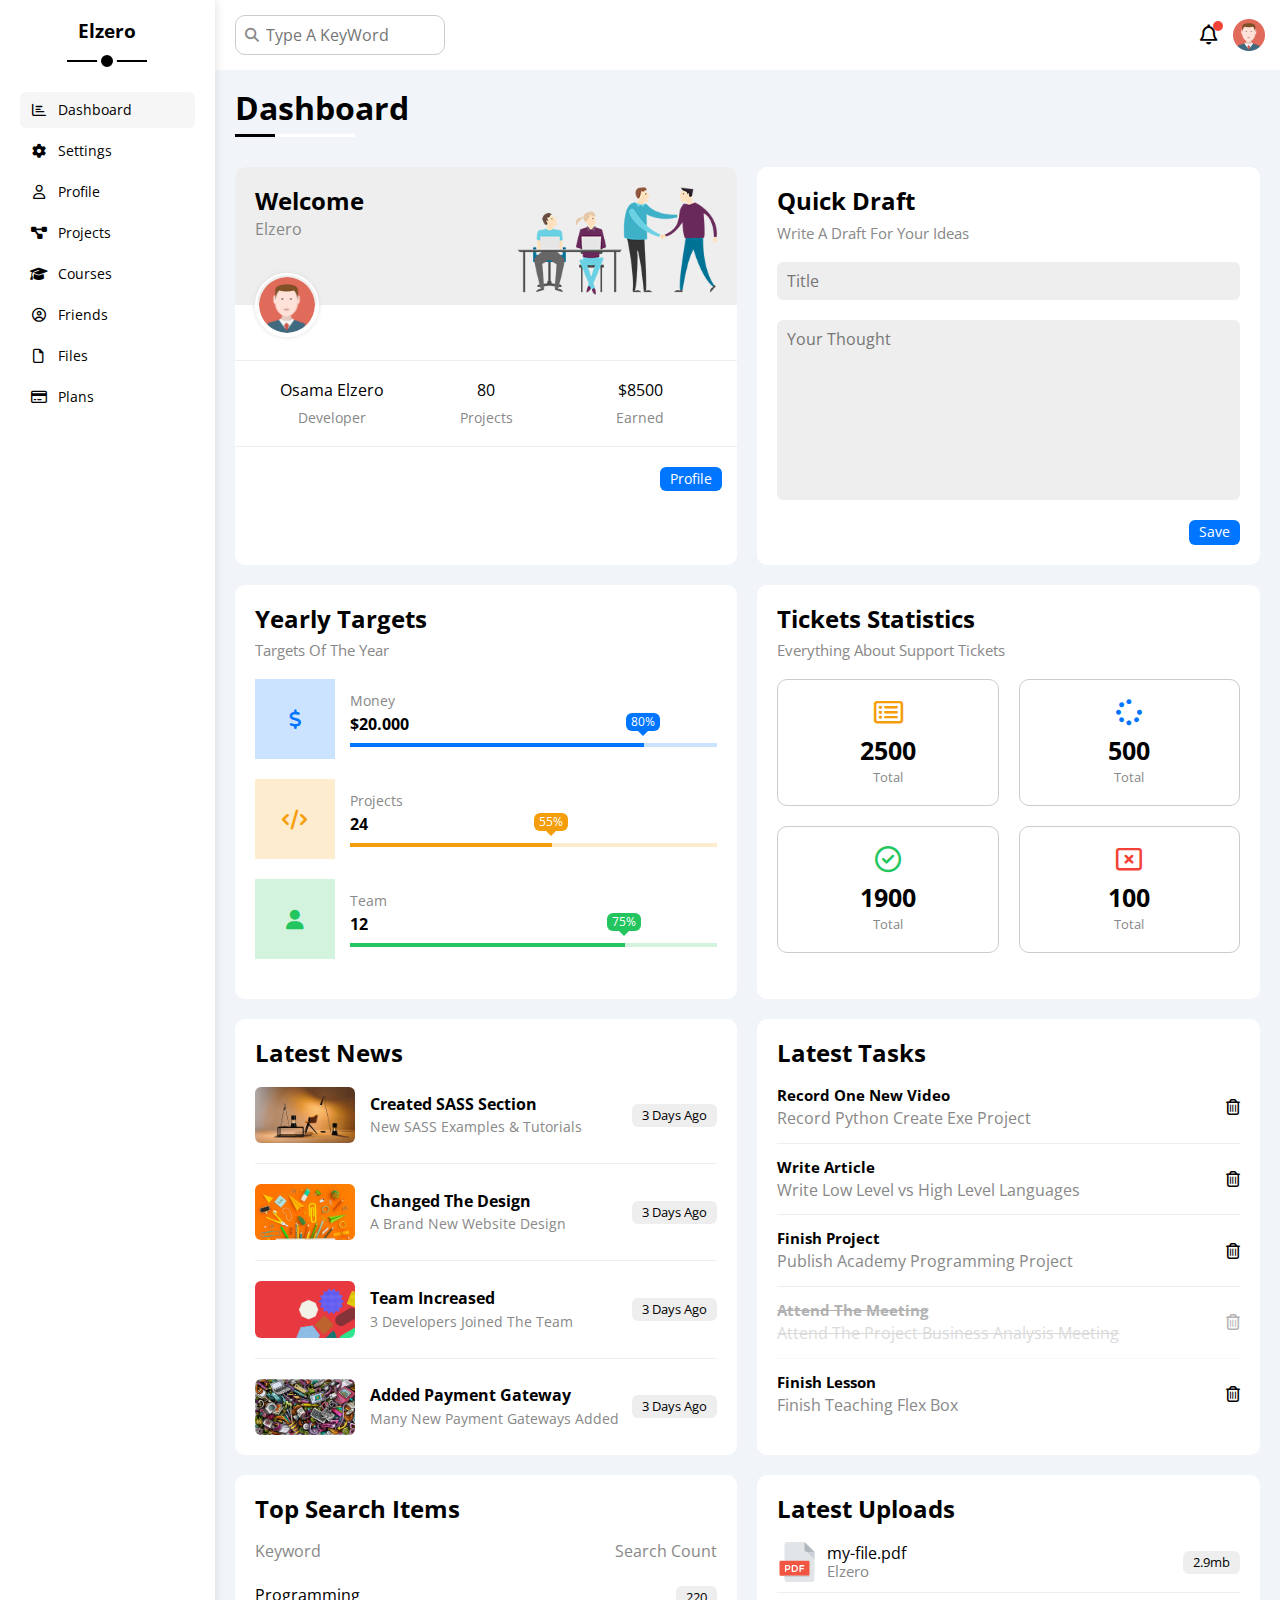
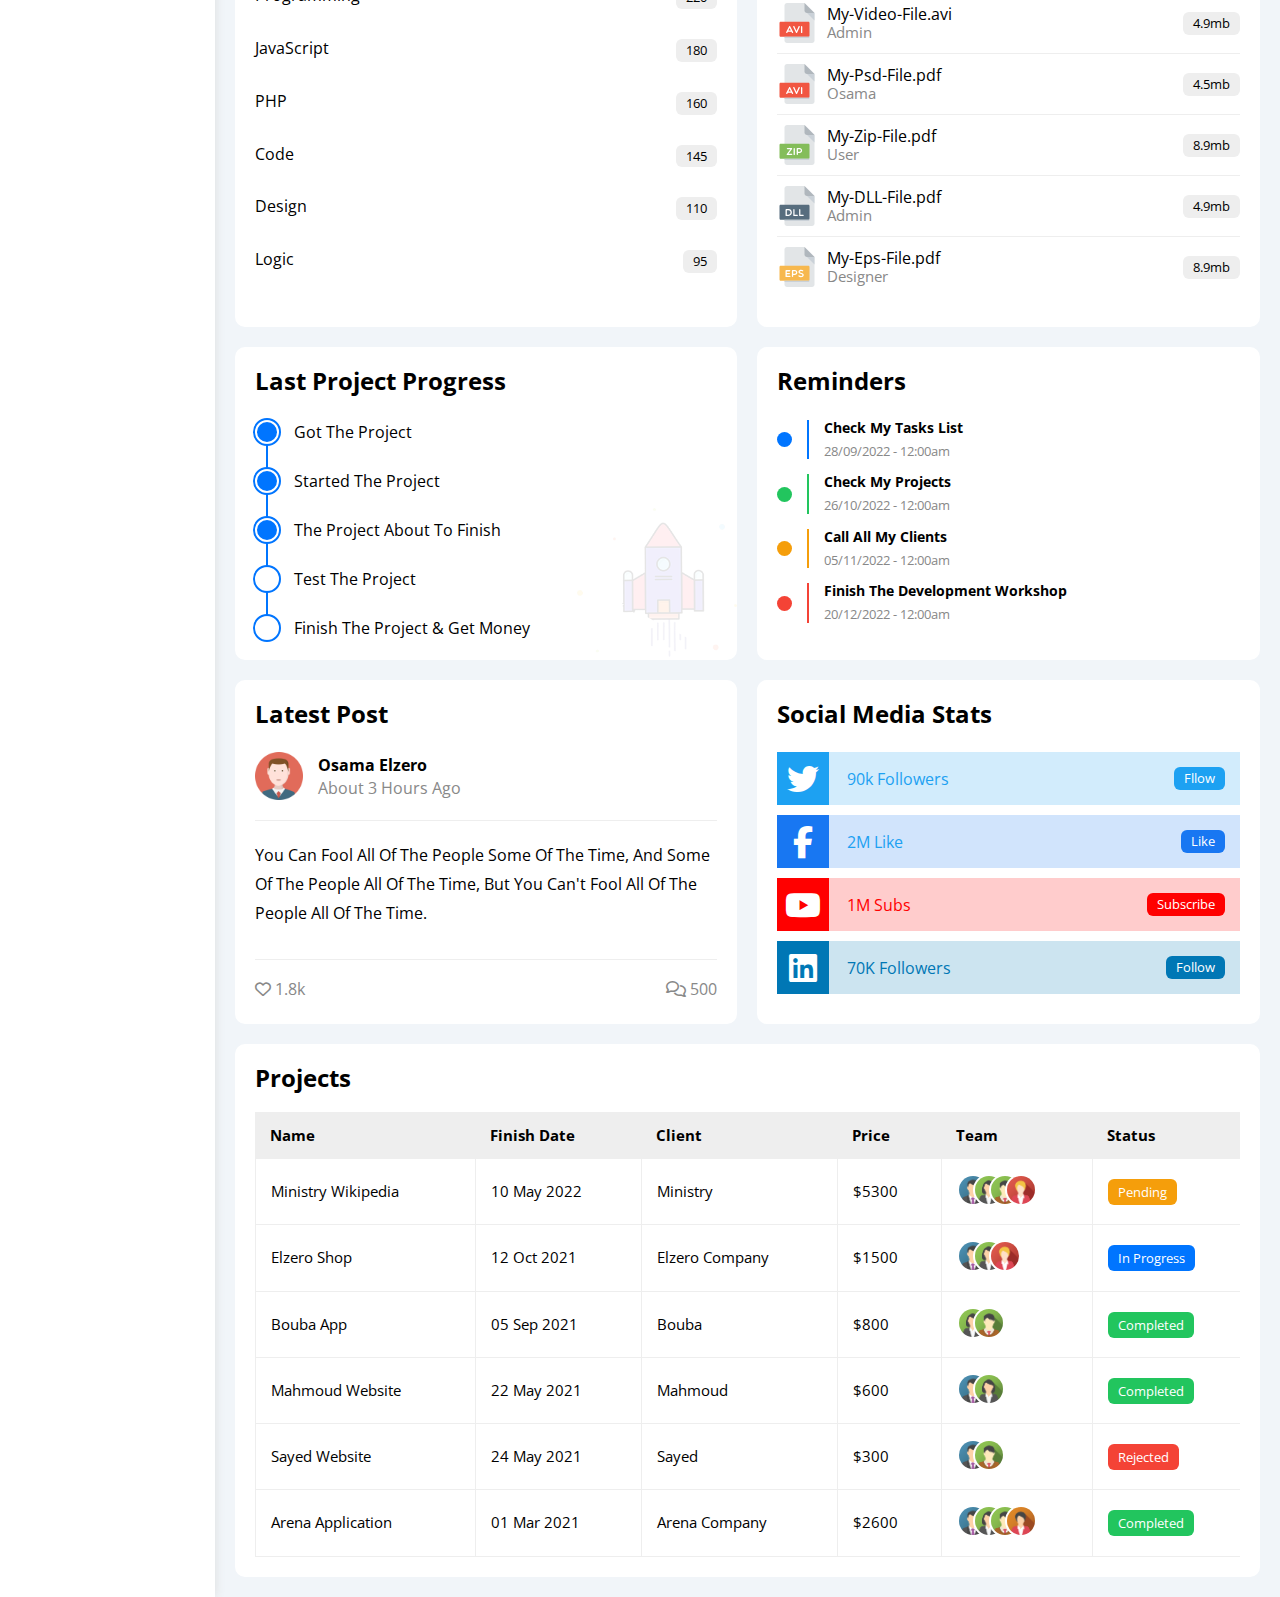
<file: index.html>
<!DOCTYPE html>
<html lang="en">
  <head>
    <meta charset="UTF-8" />
    <meta name="viewport" content="width=device-width, initial-scale=1.0" />
    <title>Dashboard</title>
    <link rel="stylesheet" href="css/normalize.css" />
    <link rel="stylesheet" href="css/all.min.css" />
    <link rel="stylesheet" href="css/framework.css" />
    <link rel="stylesheet" href="css/master.css" />
    <link rel="preconnect" href="https://fonts.googleapis.com" />
    <link rel="preconnect" href="https://fonts.gstatic.com" crossorigin />
    <link
      href="https://fonts.googleapis.com/css2?family=Open+Sans:ital,wght@0,300..800;1,300..800&display=swap"
      rel="stylesheet"
    />
  </head>
  <body>
    <div class="page d-flex">
      <!-- Start Sidebar -->
      <div class="sidebar bg-white p-20 p-relative">
        <h3 class="p-relative txt-c mt-0">Elzero</h3>
        <ul>
          <li>
            <a
              class="active d-flex align-center fs-14 c-black rad-6 p-10"
              href="index.html"
            >
              <i class="fa-regular fa-chart-bar fa-fw"></i>
              <!-- <i class="fa-solid fa-house fa-fw"></i> -->
              <span>Dashboard</span>
            </a>
          </li>
          <li>
            <a
              class="d-flex align-center fs-14 c-black rad-6 p-10"
              href="settings.html"
            >
              <i class="fa-solid fa-gear fa-fw"></i>
              <span>Settings</span>
            </a>
          </li>
          <li>
            <a
              class="d-flex align-center fs-14 c-black rad-6 p-10"
              href="profile.html"
            >
              <i class="fa-regular fa-user fa-fw"></i>
              <span>Profile</span>
            </a>
          </li>
          <li>
            <a
              class="d-flex align-center fs-14 c-black rad-6 p-10"
              href="projects.html"
            >
              <i class="fa-solid fa-diagram-project fa-fw"></i>
              <span>Projects</span>
            </a>
          </li>
          <li>
            <a
              class="d-flex align-center fs-14 c-black rad-6 p-10"
              href="courses.html"
            >
              <i class="fa-solid fa-graduation-cap fa-fw"></i>
              <span>Courses</span>
            </a>
          </li>
          <li>
            <a
              class="d-flex align-center fs-14 c-black rad-6 p-10"
              href="friends.html"
            >
              <i class="fa-regular fa-circle-user fa-fw"></i>
              <span>Friends</span>
            </a>
          </li>
          <li>
            <a
              class="d-flex align-center fs-14 c-black rad-6 p-10"
              href="files.html"
            >
              <i class="fa-regular fa-file fa-fw"></i>
              <span>Files</span>
            </a>
          </li>
          <li>
            <a
              class="d-flex align-center fs-14 c-black rad-6 p-10"
              href="plans.html"
            >
              <i class="fa-regular fa-credit-card fa-fw"></i>
              <span>Plans</span>
            </a>
          </li>
        </ul>
      </div>
      <!-- End Sidebar -->
      <!-- Start Content -->
      <div class="content w-full">
        <!-- Start Head -->
        <div class="head bg-white p-15 between-flex">
          <div class="search p-relative">
            <input class="p-10" type="search" placeholder="Type A KeyWord" />
          </div>
          <div class="icons d-flex align-center">
            <span class="notification p-relative">
              <i class="fa-regular fa-bell fa-lg"></i>
            </span>
            <img src="images/avatar.png" alt="" />
          </div>
        </div>
        <!-- End Head -->
        <h1 class="p-relative">Dashboard</h1>
        <div class="wrapper d-grid gap-20">
          <!-- Start Welcome Widget-->
          <div class="welcome bg-white rad-10 txt-c-mobile block-mobile">
            <div class="intro p-20 d-flex space-between bg-eee">
              <div>
                <h2 class="m-0">Welcome</h2>
                <p class="c-grey mt-5">Elzero</p>
              </div>
              <img class="hide-mobile" src="images/welcome.png" alt="" />
            </div>
            <img src="images/avatar.png" alt="" class="avatar" />
            <div class="body txt-c d-flex p-20 mt-20 mb-20 block-mobile">
              <div>
                Osama Elzero
                <span class="d-block c-grey fs-14 mt-10">Developer</span>
              </div>
              <div>
                80 <span class="d-block c-grey fs-14 mt-10">Projects</span>
              </div>
              <div>
                $8500 <span class="d-block c-grey fs-14 mt-10">Earned</span>
              </div>
            </div>
            <a
              href="profile.html"
              class="visit d-block fs-14 bg-blue c-white w-fit btn-shape"
              >Profile</a
            >
          </div>
          <!-- End Welcome Widget -->
          <!-- Start Quick Draft Widget -->
          <div class="quick-draft p-20 bg-white rad-10">
            <h2 class="mt-0 mb-10">Quick Draft</h2>
            <p class="mt-0 mb-20 c-grey fs-15">Write A Draft For Your Ideas</p>
            <form>
              <input
                class="d-block mb-20 w-full p-10 b-none bg-eee rad-6"
                type="text"
                placeholder="Title"
              />
              <textarea
                class="d-block mb-20 w-full p-10 b-none bg-eee rad-6"
                placeholder="Your Thought"
              ></textarea>
              <input
                class="save d-block fs-14 bg-blue c-white b-none w-fit btn-shape"
                type="submit"
                value="Save"
              />
            </form>
          </div>
          <!-- End Quick Draft Widget -->
          <!-- Start Targets -->
          <div class="targets p-20 bg-white rad-10">
            <h2 class="mt-0 mb-10">Yearly Targets</h2>
            <p class="mt-0 mb-20 c-grey fs-15">Targets Of The Year</p>
            <div class="target-row mb-20 blue center-flex">
              <div class="icon center-flex">
                <i class="fa-solid fa-dollar-sign fa-lg c-blue"></i>
              </div>
              <div class="details">
                <span class="fs-14 c-grey">Money</span>
                <span class="d-block mt-5 mb-10 fw-bold">$20.000</span>
                <div class="progress p-relative">
                  <span class="bg-blue blue" style="width: 80%">
                    <span class="bg-blue c-white">80%</span>
                  </span>
                </div>
              </div>
            </div>
            <div class="target-row mb-20 orange center-flex">
              <div class="icon center-flex">
                <i class="fa-solid fa-code fa-lg c-orange"></i>
              </div>
              <div class="details">
                <span class="fs-14 c-grey">Projects</span>
                <span class="d-block mt-5 mb-10 fw-bold">24</span>
                <div class="progress p-relative">
                  <span class="bg-orange orange" style="width: 55%">
                    <span class="bg-orange c-white">55%</span>
                  </span>
                </div>
              </div>
            </div>
            <div class="target-row mb-20 green center-flex">
              <div class="icon center-flex">
                <i class="fa-solid fa-user fa-lg c-green"></i>
              </div>
              <div class="details">
                <span class="fs-14 c-grey">Team</span>
                <span class="d-block mt-5 mb-10 fw-bold">12</span>
                <div class="progress p-relative">
                  <span class="bg-green green" style="width: 75%">
                    <span class="bg-green c-white">75%</span>
                  </span>
                </div>
              </div>
            </div>
          </div>
          <!-- End Targets -->
          <!-- Start Tickets Widget -->
          <div class="tickets p-20 bg-white rad-10">
            <h2 class="mt-0 mb-10">Tickets Statistics</h2>
            <p class="mt-0 mb-20 c-grey fs-15">
              Everything About Support Tickets
            </p>
            <div class="d-flex txt-c gap-20 f-wrap">
              <div class="box p-20 rad-10 fs-13 c-grey">
                <i
                  class="fa-regular fa-rectangle-list fa-2x mb-10 c-orange"
                ></i>
                <span class="d-block c-black fw-bold mb-5 fs-25">2500</span>
                Total
              </div>
              <div class="box p-20 rad-10 fs-13 c-grey">
                <i class="fa-solid fa-spinner fa-2x mb-10 c-blue"></i>
                <span class="d-block c-black fw-bold mb-5 fs-25">500</span>
                Total
              </div>
              <div class="box p-20 rad-10 fs-13 c-grey">
                <i class="fa-regular fa-circle-check fa-2x mb-10 c-green"></i>
                <span class="d-block c-black fw-bold mb-5 fs-25">1900</span>
                Total
              </div>
              <div class="box p-20 rad-10 fs-13 c-grey">
                <i class="fa-regular fa-rectangle-xmark fa-2x mb-10 c-red"></i>
                <span class="d-block c-black fw-bold mb-5 fs-25">100</span>
                Total
              </div>
            </div>
          </div>
          <!-- End Tickets Widget -->
          <!-- Start Latest News Widget -->
          <div class="latest-news p-20 bg-white rad-10 txt-c-mobile">
            <h2 class="mt-0 mb-20">Latest News</h2>
            <div class="news-row d-flex align-center">
              <img src="images/news-01.png" alt="" />
              <div class="info">
                <h3>Created SASS Section</h3>
                <p class="m-0 fs-14 c-grey">New SASS Examples & Tutorials</p>
              </div>
              <div class="btn-shape bg-eee fs-13 label">3 Days Ago</div>
            </div>
            <div class="news-row d-flex align-center">
              <img src="images/news-02.png" alt="" />
              <div class="info">
                <h3>Changed The Design</h3>
                <p class="m-0 fs-14 c-grey">A Brand New Website Design</p>
              </div>
              <div class="btn-shape bg-eee fs-13 label">3 Days Ago</div>
            </div>
            <div class="news-row d-flex align-center">
              <img src="images/news-03.png" alt="" />
              <div class="info">
                <h3>Team Increased</h3>
                <p class="m-0 fs-14 c-grey">3 Developers Joined The Team</p>
              </div>
              <div class="btn-shape bg-eee fs-13 label">3 Days Ago</div>
            </div>
            <div class="news-row d-flex align-center">
              <img src="images/news-04.png" alt="" />
              <div class="info">
                <h3>Added Payment Gateway</h3>
                <p class="m-0 fs-14 c-grey">Many New Payment Gateways Added</p>
              </div>
              <div class="btn-shape bg-eee fs-13 label">3 Days Ago</div>
            </div>
          </div>
          <!-- End Latest News Widget -->
          <!-- Start Tasks Widget -->
          <div class="tasks p-20 bg-white rad-10">
            <h2 class="mt-0 mb-20">Latest Tasks</h2>
            <div class="task-row between-flex">
              <div class="info">
                <h3 class="mt-0 mb-5 fs-15">Record One New Video</h3>
                <p class="m-0 c-grey">Record Python Create Exe Project</p>
              </div>
              <i class="fa-regular fa-trash-can delete"></i>
            </div>
            <div class="task-row between-flex">
              <div class="info">
                <h3 class="mt-0 mb-5 fs-15">Write Article</h3>
                <p class="m-0 c-grey">
                  Write Low Level vs High Level Languages
                </p>
              </div>
              <i class="fa-regular fa-trash-can delete"></i>
            </div>
            <div class="task-row between-flex">
              <div class="info">
                <h3 class="mt-0 mb-5 fs-15">Finish Project</h3>
                <p class="m-0 c-grey">Publish Academy Programming Project</p>
              </div>
              <i class="fa-regular fa-trash-can delete"></i>
            </div>
            <div class="task-row between-flex done">
              <div class="info">
                <h3 class="mt-0 mb-5 fs-15">Attend The Meeting</h3>
                <p class="m-0 c-grey">
                  Attend The Project Business Analysis Meeting
                </p>
              </div>
              <i class="fa-regular fa-trash-can delete"></i>
            </div>
            <div class="task-row between-flex">
              <div class="info">
                <h3 class="mt-0 mb-5 fs-15">Finish Lesson</h3>
                <p class="m-0 c-grey">Finish Teaching Flex Box</p>
              </div>
              <i class="fa-regular fa-trash-can delete"></i>
            </div>
          </div>
          <!-- End Tasks Widget -->
          <!-- Start Top Search widget -->
          <div class="search-items p-20 bg-white rad-10">
            <h2 class="mt-0 mb-20">Top Search Items</h2>
            <div class="items-head d-flex space-between mb-10 c-grey">
              <div>Keyword</div>
              <div>Search Count</div>
            </div>
            <div class="items d-flex space-between pt-15 pb-15">
              <span>Programming</span>
              <span class="bg-eee fs-13 btn-shape">220</span>
            </div>
            <div class="items d-flex space-between pt-15 pb-15">
              <span>JavaScript</span>
              <span class="bg-eee fs-13 btn-shape">180</span>
            </div>
            <div class="items d-flex space-between pt-15 pb-15">
              <span>PHP</span>
              <span class="bg-eee fs-13 btn-shape">160</span>
            </div>
            <div class="items d-flex space-between pt-15 pb-15">
              <span>Code</span>
              <span class="bg-eee fs-13 btn-shape">145</span>
            </div>
            <div class="items d-flex space-between pt-15 pb-15">
              <span>Design</span>
              <span class="bg-eee fs-13 btn-shape">110</span>
            </div>
            <div class="items d-flex space-between pt-15 pb-15">
              <span>Logic</span>
              <span class="bg-eee fs-13 btn-shape">95</span>
            </div>
          </div>
          <!-- End Top Search widget -->
          <!-- Start Latest Uploads Widget -->
          <div class="latest-upload p-20 bg-white rad-10">
            <h2 class="mt-0 mb-20">Latest Uploads</h2>
            <ul class="m-0">
              <li class="between-flex pb-10 mb-10">
                <div class="d-flex align-center">
                  <img class="mr-10" src="images/pdf.svg" alt="" />
                  <div>
                    <span class="d-block">my-file.pdf</span>
                    <span class="fs-15 c-grey">Elzero</span>
                  </div>
                </div>
                <div class="bg-eee btn-shape fs-13">2.9mb</div>
              </li>
              <li class="between-flex pb-10 mb-10">
                <div class="d-flex align-center">
                  <img class="mr-10" src="images/avi.svg" alt="" />
                  <div>
                    <span class="d-block">My-Video-File.avi</span>
                    <span class="fs-15 c-grey">Admin</span>
                  </div>
                </div>
                <div class="bg-eee btn-shape fs-13">4.9mb</div>
              </li>
              <li class="between-flex pb-10 mb-10">
                <div class="d-flex align-center">
                  <img class="mr-10" src="images/avi.svg" alt="" />
                  <div>
                    <span class="d-block">My-Psd-File.pdf</span>
                    <span class="fs-15 c-grey">Osama</span>
                  </div>
                </div>
                <div class="bg-eee btn-shape fs-13">4.5mb</div>
              </li>
              <li class="between-flex pb-10 mb-10">
                <div class="d-flex align-center">
                  <img class="mr-10" src="images/zip.svg" alt="" />
                  <div>
                    <span class="d-block">My-Zip-File.pdf</span>
                    <span class="fs-15 c-grey">User</span>
                  </div>
                </div>
                <div class="bg-eee btn-shape fs-13">8.9mb</div>
              </li>
              <li class="between-flex pb-10 mb-10">
                <div class="d-flex align-center">
                  <img class="mr-10" src="images/dll.svg" alt="" />
                  <div>
                    <span class="d-block">My-DLL-File.pdf</span>
                    <span class="fs-15 c-grey">Admin</span>
                  </div>
                </div>
                <div class="bg-eee btn-shape fs-13">4.9mb</div>
              </li>
              <li class="between-flex pb-10 mb-10">
                <div class="d-flex align-center">
                  <img class="mr-10" src="images/eps.svg" alt="" />
                  <div>
                    <span class="d-block">My-Eps-File.pdf</span>
                    <span class="fs-15 c-grey">Designer</span>
                  </div>
                </div>
                <div class="bg-eee btn-shape fs-13">8.9mb</div>
              </li>
            </ul>
          </div>
          <!-- End Latest Uploads Widget -->
          <!-- Start last Project Widget -->
          <div class="last-project p-20 bg-white rad-10 p-relative">
            <h2 class="mt-0 mb-20">Last Project Progress</h2>
            <ul class="m-0 p-relative">
              <li class="mt-25 d-flex align-center done">Got The Project</li>
              <li class="mt-25 d-flex align-center done">
                Started The Project
              </li>
              <li class="mt-25 d-flex align-center done">
                The Project About To Finish
              </li>
              <li class="mt-25 d-flex align-center current">
                Test The Project
              </li>
              <li class="mt-25 d-flex align-center">
                Finish The Project & Get Money
              </li>
            </ul>
            <img
              class="launch-icon hide-mobile"
              src="images/project.png"
              alt=""
            />
          </div>
          <!-- End last Project Widget -->
          <!-- Start Reminders Widget -->
          <div class="reminders p-20 bg-white rad-10 p-relative">
            <h2 class="mt-0 mb-25">Reminders</h2>
            <ul class="m-0">
              <li class="d-flex align-center mt-15">
                <span class="key bg-blue mr-15 d-block rad-half"></span>
                <div class="pl-15 blue">
                  <p class="fs-14 fw-bold mt-0 mb-5">Check My Tasks List</p>
                  <span class="fs-13 c-grey">28/09/2022 - 12:00am</span>
                </div>
              </li>
              <li class="d-flex align-center mt-15">
                <span class="key bg-green mr-15 d-block rad-half"></span>
                <div class="pl-15 green">
                  <p class="fs-14 fw-bold mt-0 mb-5">Check My Projects</p>
                  <span class="fs-13 c-grey">26/10/2022 - 12:00am</span>
                </div>
              </li>
              <li class="d-flex align-center mt-15">
                <span class="key bg-orange mr-15 d-block rad-half"></span>
                <div class="pl-15 orange">
                  <p class="fs-14 fw-bold mt-0 mb-5">Call All My Clients</p>
                  <span class="fs-13 c-grey">05/11/2022 - 12:00am</span>
                </div>
              </li>
              <li class="d-flex align-center mt-15">
                <span class="key bg-red mr-15 d-block rad-half"></span>
                <div class="pl-15 red">
                  <p class="fs-14 fw-bold mt-0 mb-5">
                    Finish The Development Workshop
                  </p>
                  <span class="fs-13 c-grey">20/12/2022 - 12:00am</span>
                </div>
              </li>
            </ul>
          </div>
          <!-- End Reminders Widget -->
          <!-- Start Latest Post Widget -->
          <div class="latest-post p-20 bg-white rad-10 p-relative">
            <h2 class="mt-0 mb-25">Latest Post</h2>
            <div class="top d-flex align-center">
              <img class="avatar mr-15" src="images/avatar.png" alt="" />
              <div class="info">
                <span class="d-block mb-5 fw-bold">Osama Elzero</span>
                <span class="c-grey">About 3 Hours Ago</span>
              </div>
            </div>
            <div class="post-content txt-c-mobile pt-20 pb-20 mt-20 mb-20">
              You Can Fool All Of The People Some Of The Time, And Some Of The
              People All Of The Time, But You Can't Fool All Of The People All
              Of The Time.
            </div>
            <div class="post-stats between-flex c-grey">
              <div>
                <i class="fa-regular fa-heart"></i>
                <span>1.8k</span>
              </div>
              <div>
                <i class="fa-regular fa-comments"></i>
                <span>500</span>
              </div>
            </div>
          </div>
          <!-- End Latest Post Widget -->
          <!-- Start Social Media Stats Widget -->
          <div class="social-media p-20 bg-white rad-10 p-relative">
            <h2 class="mt-0 mb-25">Social Media Stats</h2>
            <div class="box twitter p-15 p-relative mb-10 between-flex">
              <i
                class="fa-brands fa-twitter fa-2x c-white h-full center-flex"
              ></i>
              <span>90k Followers</span>
              <a class="fs-13 c-white btn-shape" href="#">Fllow</a>
            </div>
            <div class="box facebook p-15 p-relative mb-10 between-flex">
              <i
                class="fa-brands fa-facebook-f fa-2x c-white h-full center-flex"
              ></i>
              <span>2M Like</span>
              <a class="fs-13 c-white btn-shape" href="#">Like</a>
            </div>
            <div class="box youtube p-15 p-relative mb-10 between-flex">
              <i
                class="fa-brands fa-youtube fa-2x c-white h-full center-flex"
              ></i>
              <span>1M Subs</span>
              <a class="fs-13 c-white btn-shape" href="#">Subscribe</a>
            </div>
            <div class="box linkedin p-15 p-relative mb-10 between-flex">
              <i
                class="fa-brands fa-linkedin fa-2x c-white h-full center-flex"
              ></i>
              <span>70K Followers</span>
              <a class="fs-13 c-white btn-shape" href="#">Follow</a>
            </div>
          </div>
          <!-- End Social Media Stats Widget -->
        </div>
        <!-- Start Projects Table -->
        <div class="projects p-20 bg-white rad-10 m-20">
          <h2 class="mt-0 mb-20">Projects</h2>
          <div class="responsive-table">
            <table class="fs-15 w-full">
              <thead>
                <tr>
                  <td>Name</td>
                  <td>Finish Date</td>
                  <td>Client</td>
                  <td>Price</td>
                  <td>Team</td>
                  <td>Status</td>
                </tr>
              </thead>
              <tbody>
                <tr>
                  <td>Ministry Wikipedia</td>
                  <td>10 May 2022</td>
                  <td>Ministry</td>
                  <td>$5300</td>
                  <td>
                    <img src="images/team-01.png" alt="">
                    <img src="images/team-02.png" alt="">
                    <img src="images/team-03.png" alt="">
                    <img src="images/team-05.png" alt="">
                  </td>
                  <td>
                    <span class="label bg-orange c-white btn-shape">Pending</span>
                  </td>
                </tr>
                <tr>
                  <td>Elzero Shop</td>
                  <td>12 Oct 2021</td>
                  <td>Elzero Company</td>
                  <td>$1500</td>
                  <td>
                    <img decoding="async" src="images/team-01.png" alt="" />
                    <img decoding="async" src="images/team-02.png" alt="" />
                    <img decoding="async" src="images/team-05.png" alt="" />
                  </td>
                  <td><span class="label btn-shape bg-blue c-white">In Progress</span></td>
                </tr>
                <tr>
                  <td>Bouba App</td>
                  <td>05 Sep 2021</td>
                  <td>Bouba</td>
                  <td>$800</td>
                  <td>
                    <img decoding="async" src="images/team-02.png" alt="" />
                    <img decoding="async" src="images/team-03.png" alt="" />
                  </td>
                  <td><span class="label btn-shape bg-green c-white">Completed</span></td>
                </tr>
                <tr>
                  <td>Mahmoud Website</td>
                  <td>22 May 2021</td>
                  <td>Mahmoud</td>
                  <td>$600</td>
                  <td>
                    <img decoding="async" src="images/team-01.png" alt="" />
                    <img decoding="async" src="images/team-02.png" alt="" />
                  </td>
                  <td><span class="label btn-shape bg-green c-white">Completed</span></td>
                </tr>
                <tr>
                  <td>Sayed Website</td>
                  <td>24 May 2021</td>
                  <td>Sayed</td>
                  <td>$300</td>
                  <td>
                    <img decoding="async" src="images/team-01.png" alt="" />
                    <img decoding="async" src="images/team-03.png" alt="" />
                  </td>
                  <td><span class="label btn-shape bg-red c-white">Rejected</span></td>
                </tr>
                <tr>
                  <td>Arena Application</td>
                  <td>01 Mar 2021</td>
                  <td>Arena Company</td>
                  <td>$2600</td>
                  <td>
                    <img decoding="async" src="images/team-01.png" alt="" />
                    <img decoding="async" src="images/team-02.png" alt="" />
                    <img decoding="async" src="images/team-03.png" alt="" />
                    <img decoding="async" src="images/team-04.png" alt="" />
                  </td>
                  <td><span class="label btn-shape bg-green c-white">Completed</span></td>
                </tr>
              </tbody>
            </table>
          </div>
        </div>
        <!-- End Projects Table -->
      </div>
      <!-- End Content -->
    </div>
  </body>
</html>
</file>
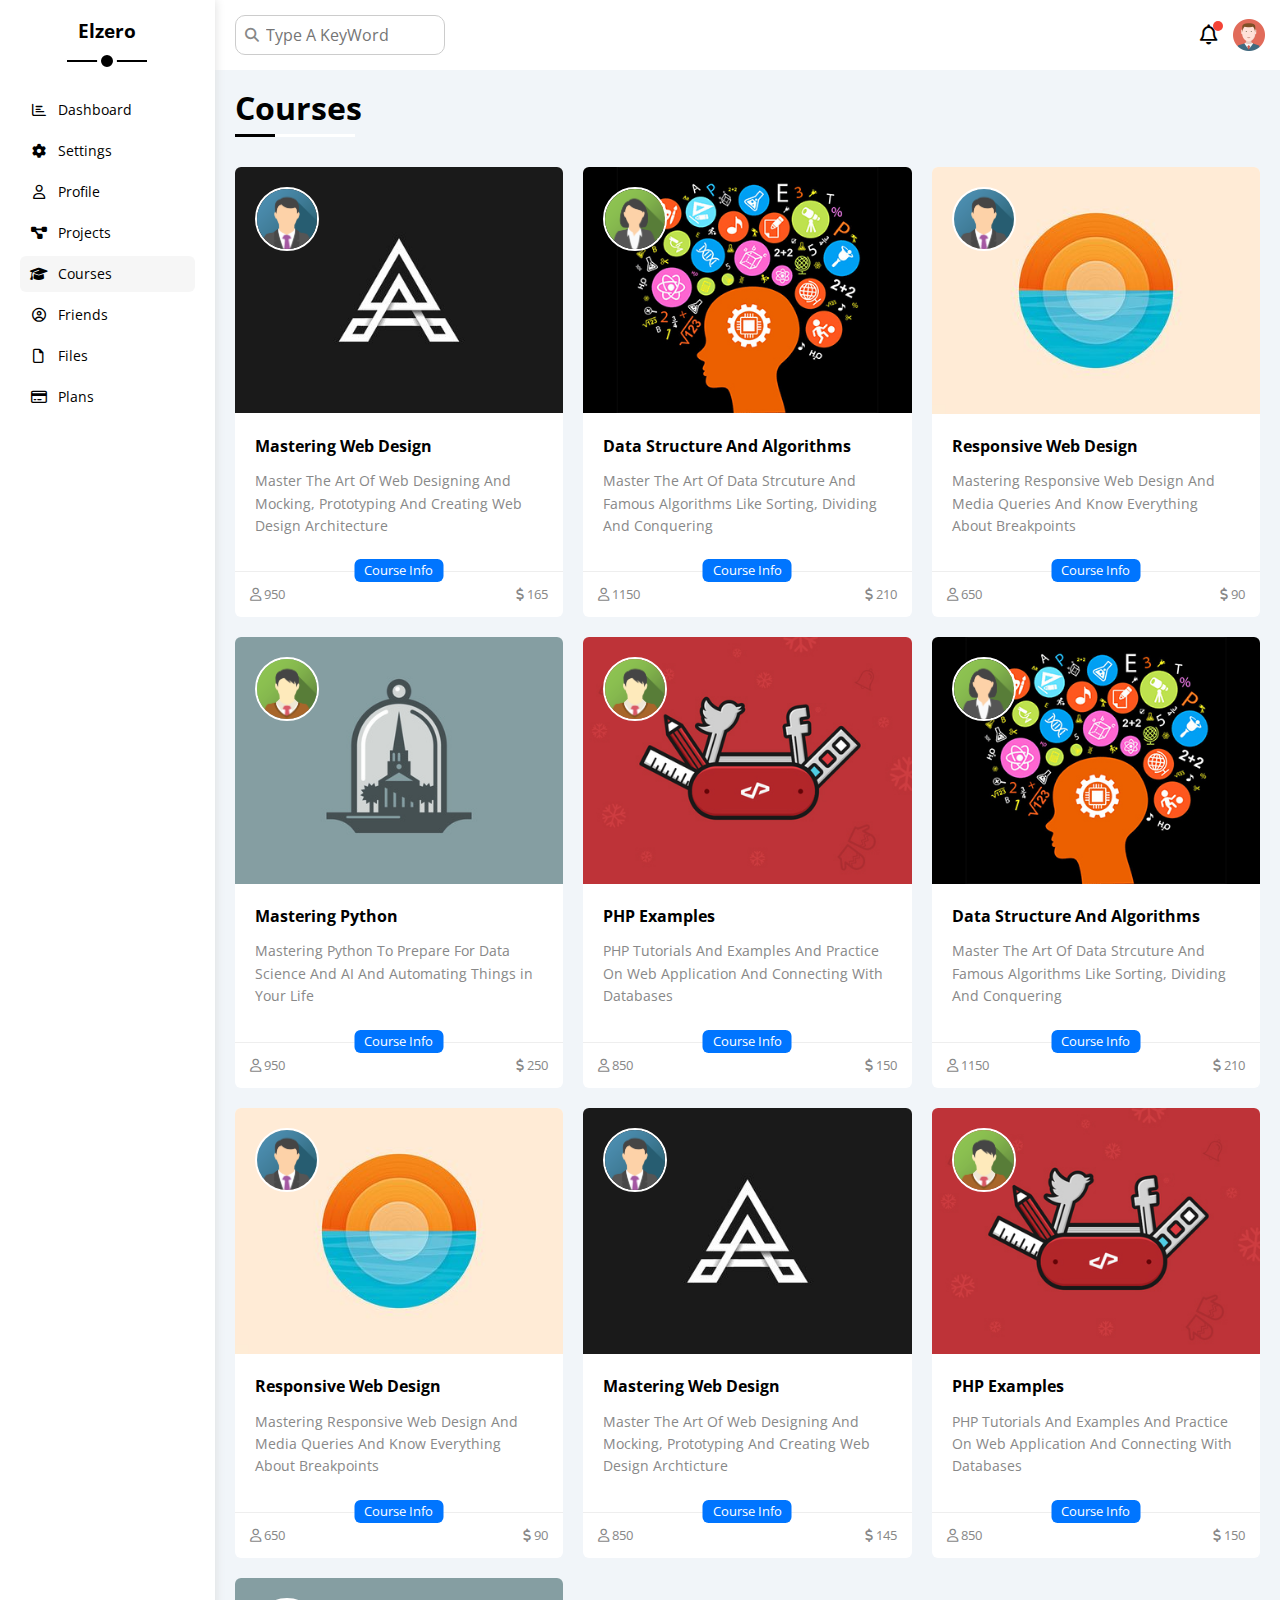
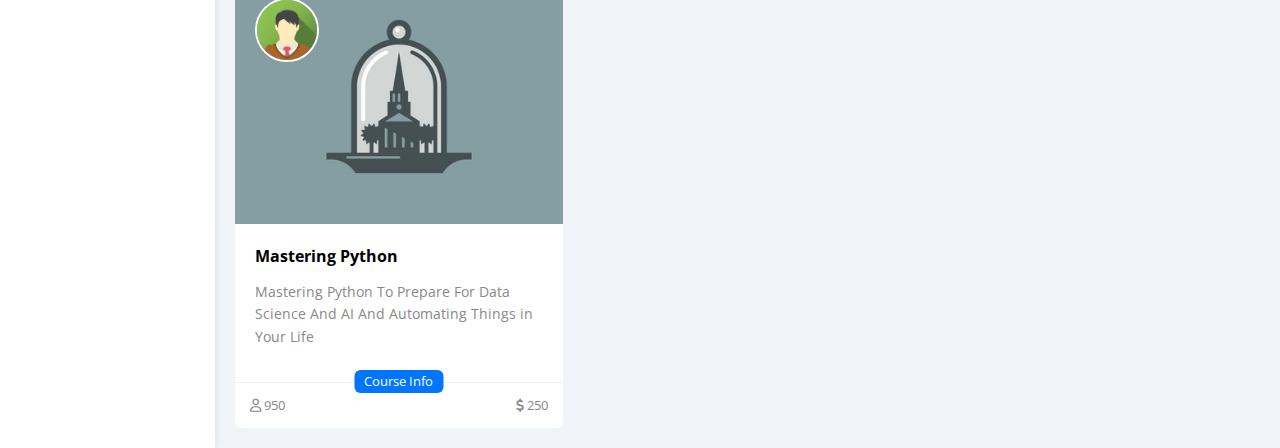
<file: courses.html>
<!DOCTYPE html>
<html lang="en">
  <head>
    <meta charset="UTF-8" />
    <meta name="viewport" content="width=device-width, initial-scale=1.0" />
    <title>Courses</title>
    <link rel="stylesheet" href="css/normalize.css" />
    <link rel="stylesheet" href="css/all.min.css" />
    <link rel="stylesheet" href="css/framework.css" />
    <link rel="stylesheet" href="css/master.css" />
    <link rel="preconnect" href="https://fonts.googleapis.com" />
    <link rel="preconnect" href="https://fonts.gstatic.com" crossorigin />
    <link
      href="https://fonts.googleapis.com/css2?family=Open+Sans:ital,wght@0,300..800;1,300..800&display=swap"
      rel="stylesheet"
    />
  </head>
  <body>
    <div class="page d-flex">
      <!-- Start Sidebar -->
      <div class="sidebar bg-white p-20 p-relative">
        <h3 class="p-relative txt-c mt-0">Elzero</h3>
        <ul>
          <li>
            <a
              class="d-flex align-center fs-14 c-black rad-6 p-10"
              href="index.html"
            >
              <i class="fa-regular fa-chart-bar fa-fw"></i>
              <!-- <i class="fa-solid fa-house fa-fw"></i> -->
              <span>Dashboard</span>
            </a>
          </li>
          <li>
            <a
              class="d-flex align-center fs-14 c-black rad-6 p-10"
              href="settings.html"
            >
              <i class="fa-solid fa-gear fa-fw"></i>
              <span>Settings</span>
            </a>
          </li>
          <li>
            <a
              class="d-flex align-center fs-14 c-black rad-6 p-10"
              href="profile.html"
            >
              <i class="fa-regular fa-user fa-fw"></i>
              <span>Profile</span>
            </a>
          </li>
          <li>
            <a
              class="d-flex align-center fs-14 c-black rad-6 p-10"
              href="projects.html"
            >
              <i class="fa-solid fa-diagram-project fa-fw"></i>
              <span>Projects</span>
            </a>
          </li>
          <li>
            <a
              class="active d-flex align-center fs-14 c-black rad-6 p-10"
              href="courses.html"
            >
              <i class="fa-solid fa-graduation-cap fa-fw"></i>
              <span>Courses</span>
            </a>
          </li>
          <li>
            <a
              class="d-flex align-center fs-14 c-black rad-6 p-10"
              href="friends.html"
            >
              <i class="fa-regular fa-circle-user fa-fw"></i>
              <span>Friends</span>
            </a>
          </li>
          <li>
            <a
              class="d-flex align-center fs-14 c-black rad-6 p-10"
              href="files.html"
            >
              <i class="fa-regular fa-file fa-fw"></i>
              <span>Files</span>
            </a>
          </li>
          <li>
            <a
              class="d-flex align-center fs-14 c-black rad-6 p-10"
              href="plans.html"
            >
              <i class="fa-regular fa-credit-card fa-fw"></i>
              <span>Plans</span>
            </a>
          </li>
        </ul>
      </div>
      <!-- End Sidebar -->
      <!-- Start Content -->
      <div class="content w-full">
        <!-- Start Head -->
        <div class="head bg-white p-15 between-flex">
          <div class="search p-relative">
            <input class="p-10" type="search" placeholder="Type A KeyWord" />
          </div>
          <div class="icons d-flex align-center">
            <span class="notification p-relative">
              <i class="fa-regular fa-bell fa-lg"></i>
            </span>
            <img src="images/avatar.png" alt="" />
          </div>
        </div>
        <!-- End Head -->
        <h1 class="p-relative">Courses</h1>
        <div class="courses-page d-grid m-20 gap-20">
          <div class="course bg-white rad-6 p-relative">
            <img class="cover" src="images/course-01.jpg" alt="" />
            <img class="instructor" src="images/team-01.png" alt="" />
            <div class="p-20">
              <h4 class="m-0">Mastering Web Design</h4>
              <p class="description c-grey mt-15 fs-14">
                Master The Art Of Web Designing And Mocking, Prototyping And
                Creating Web Design Architecture
              </p>
            </div>
            <div class="info p-15 p-relative between-flex">
              <span class="title bg-blue c-white btn-shape"> Course Info</span>
              <span class="c-grey">
                <i class="fa-regular fa-user"></i>
                950
              </span>
              <span class="c-grey">
                <i class="fa-solid fa-dollar-sign"></i>
                165
              </span>
            </div>
          </div>
          <div class="course bg-white rad-6 p-relative">
            <img decoding="async" class="cover" src="images/course-02.jpg" alt="" />
            <img decoding="async" class="instructor" src="images/team-02.png" alt="" />
            <div class="p-20">
              <h4 class="m-0">Data Structure And Algorithms</h4>
              <p class="description c-grey mt-15 fs-14">
                Master The Art Of Data Strcuture And Famous Algorithms Like Sorting, Dividing And Conquering
              </p>
            </div>
            <div class="info p-15 p-relative between-flex">
              <span class="title bg-blue c-white btn-shape">Course Info</span>
              <span class="c-grey"> <i class="fa-regular fa-user"></i> 1150</span>
              <span class="c-grey"><i class="fa-solid fa-dollar-sign"></i> 210</span>
            </div>
          </div>
          <div class="course bg-white rad-6 p-relative">
            <img decoding="async" class="cover" src="images/course-03.jpg" alt="" />
            <img decoding="async" class="instructor" src="images/team-01.png" alt="" />
            <div class="p-20">
              <h4 class="m-0">Responsive Web Design</h4>
              <p class="description c-grey mt-15 fs-14">
                Mastering Responsive Web Design And Media Queries And Know Everything About Breakpoints
              </p>
            </div>
            <div class="info p-15 p-relative between-flex">
              <span class="title bg-blue c-white btn-shape">Course Info</span>
              <span class="c-grey"> <i class="fa-regular fa-user"></i> 650</span>
              <span class="c-grey"><i class="fa-solid fa-dollar-sign"></i> 90</span>
            </div>
          </div>
          <div class="course bg-white rad-6 p-relative">
            <img decoding="async" class="cover" src="images/course-04.jpg" alt="" />
            <img decoding="async" class="instructor" src="images/team-03.png" alt="" />
            <div class="p-20">
              <h4 class="m-0">Mastering Python</h4>
              <p class="description c-grey mt-15 fs-14">
                Mastering Python To Prepare For Data Science And AI And Automating Things in Your Life
              </p>
            </div>
            <div class="info p-15 p-relative between-flex">
              <span class="title bg-blue c-white btn-shape">Course Info</span>
              <span class="c-grey"> <i class="fa-regular fa-user"></i> 950</span>
              <span class="c-grey"><i class="fa-solid fa-dollar-sign"></i> 250</span>
            </div>
          </div>
          <div class="course bg-white rad-6 p-relative">
            <img decoding="async" class="cover" src="images/course-05.jpg" alt="" />
            <img decoding="async" class="instructor" src="images/team-03.png" alt="" />
            <div class="p-20">
              <h4 class="m-0">PHP Examples</h4>
              <p class="description c-grey mt-15 fs-14">
                PHP Tutorials And Examples And Practice On Web Application And Connecting With Databases
              </p>
            </div>
            <div class="info p-15 p-relative between-flex">
              <span class="title bg-blue c-white btn-shape">Course Info</span>
              <span class="c-grey"> <i class="fa-regular fa-user"></i> 850</span>
              <span class="c-grey"><i class="fa-solid fa-dollar-sign"></i> 150</span>
            </div>
          </div>
          <div class="course bg-white rad-6 p-relative">
            <img decoding="async" class="cover" src="images/course-02.jpg" alt="" />
            <img decoding="async" class="instructor" src="images/team-02.png" alt="" />
            <div class="p-20">
              <h4 class="m-0">Data Structure And Algorithms</h4>
              <p class="description c-grey mt-15 fs-14">
                Master The Art Of Data Strcuture And Famous Algorithms Like Sorting, Dividing And Conquering
              </p>
            </div>
            <div class="info p-15 p-relative between-flex">
              <span class="title bg-blue c-white btn-shape">Course Info</span>
              <span class="c-grey"> <i class="fa-regular fa-user"></i> 1150</span>
              <span class="c-grey"><i class="fa-solid fa-dollar-sign"></i> 210</span>
            </div>
          </div>
          <div class="course bg-white rad-6 p-relative">
            <img decoding="async" class="cover" src="images/course-03.jpg" alt="" />
            <img decoding="async" class="instructor" src="images/team-01.png" alt="" />
            <div class="p-20">
              <h4 class="m-0">Responsive Web Design</h4>
              <p class="description c-grey mt-15 fs-14">
                Mastering Responsive Web Design And Media Queries And Know Everything About Breakpoints
              </p>
            </div>
            <div class="info p-15 p-relative between-flex">
              <span class="title bg-blue c-white btn-shape">Course Info</span>
              <span class="c-grey"> <i class="fa-regular fa-user"></i> 650</span>
              <span class="c-grey"><i class="fa-solid fa-dollar-sign"></i> 90</span>
            </div>
          </div>
          <div class="course bg-white rad-6 p-relative">
            <img decoding="async" class="cover" src="images/course-01.jpg" alt="" />
            <img decoding="async" class="instructor" src="images/team-01.png" alt="" />
            <div class="p-20">
              <h4 class="m-0">Mastering Web Design</h4>
              <p class="description c-grey mt-15 fs-14">
                Master The Art Of Web Designing And Mocking, Prototyping And Creating Web Design Archticture
              </p>
            </div>
            <div class="info p-15 p-relative between-flex">
              <span class="title bg-blue c-white btn-shape">Course Info</span>
              <span class="c-grey"> <i class="fa-regular fa-user"></i> 850</span>
              <span class="c-grey"><i class="fa-solid fa-dollar-sign"></i> 145</span>
            </div>
          </div>
          <div class="course bg-white rad-6 p-relative">
            <img decoding="async" class="cover" src="images/course-05.jpg" alt="" />
            <img decoding="async" class="instructor" src="images/team-03.png" alt="" />
            <div class="p-20">
              <h4 class="m-0">PHP Examples</h4>
              <p class="description c-grey mt-15 fs-14">
                PHP Tutorials And Examples And Practice On Web Application And Connecting With Databases
              </p>
            </div>
            <div class="info p-15 p-relative between-flex">
              <span class="title bg-blue c-white btn-shape">Course Info</span>
              <span class="c-grey"> <i class="fa-regular fa-user"></i> 850</span>
              <span class="c-grey"><i class="fa-solid fa-dollar-sign"></i> 150</span>
            </div>
          </div>
          <div class="course bg-white rad-6 p-relative">
            <img decoding="async" class="cover" src="images/course-04.jpg" alt="" />
            <img decoding="async" class="instructor" src="images/team-03.png" alt="" />
            <div class="p-20">
              <h4 class="m-0">Mastering Python</h4>
              <p class="description c-grey mt-15 fs-14">
                Mastering Python To Prepare For Data Science And AI And Automating Things in Your Life
              </p>
            </div>
            <div class="info p-15 p-relative between-flex">
              <span class="title bg-blue c-white btn-shape">Course Info</span>
              <span class="c-grey"> <i class="fa-regular fa-user"></i> 950</span>
              <span class="c-grey"><i class="fa-solid fa-dollar-sign"></i> 250</span>
            </div>
          </div>
        </div>
      </div>
      <!-- End Content -->
    </div>
  </body>
</html>
</file>
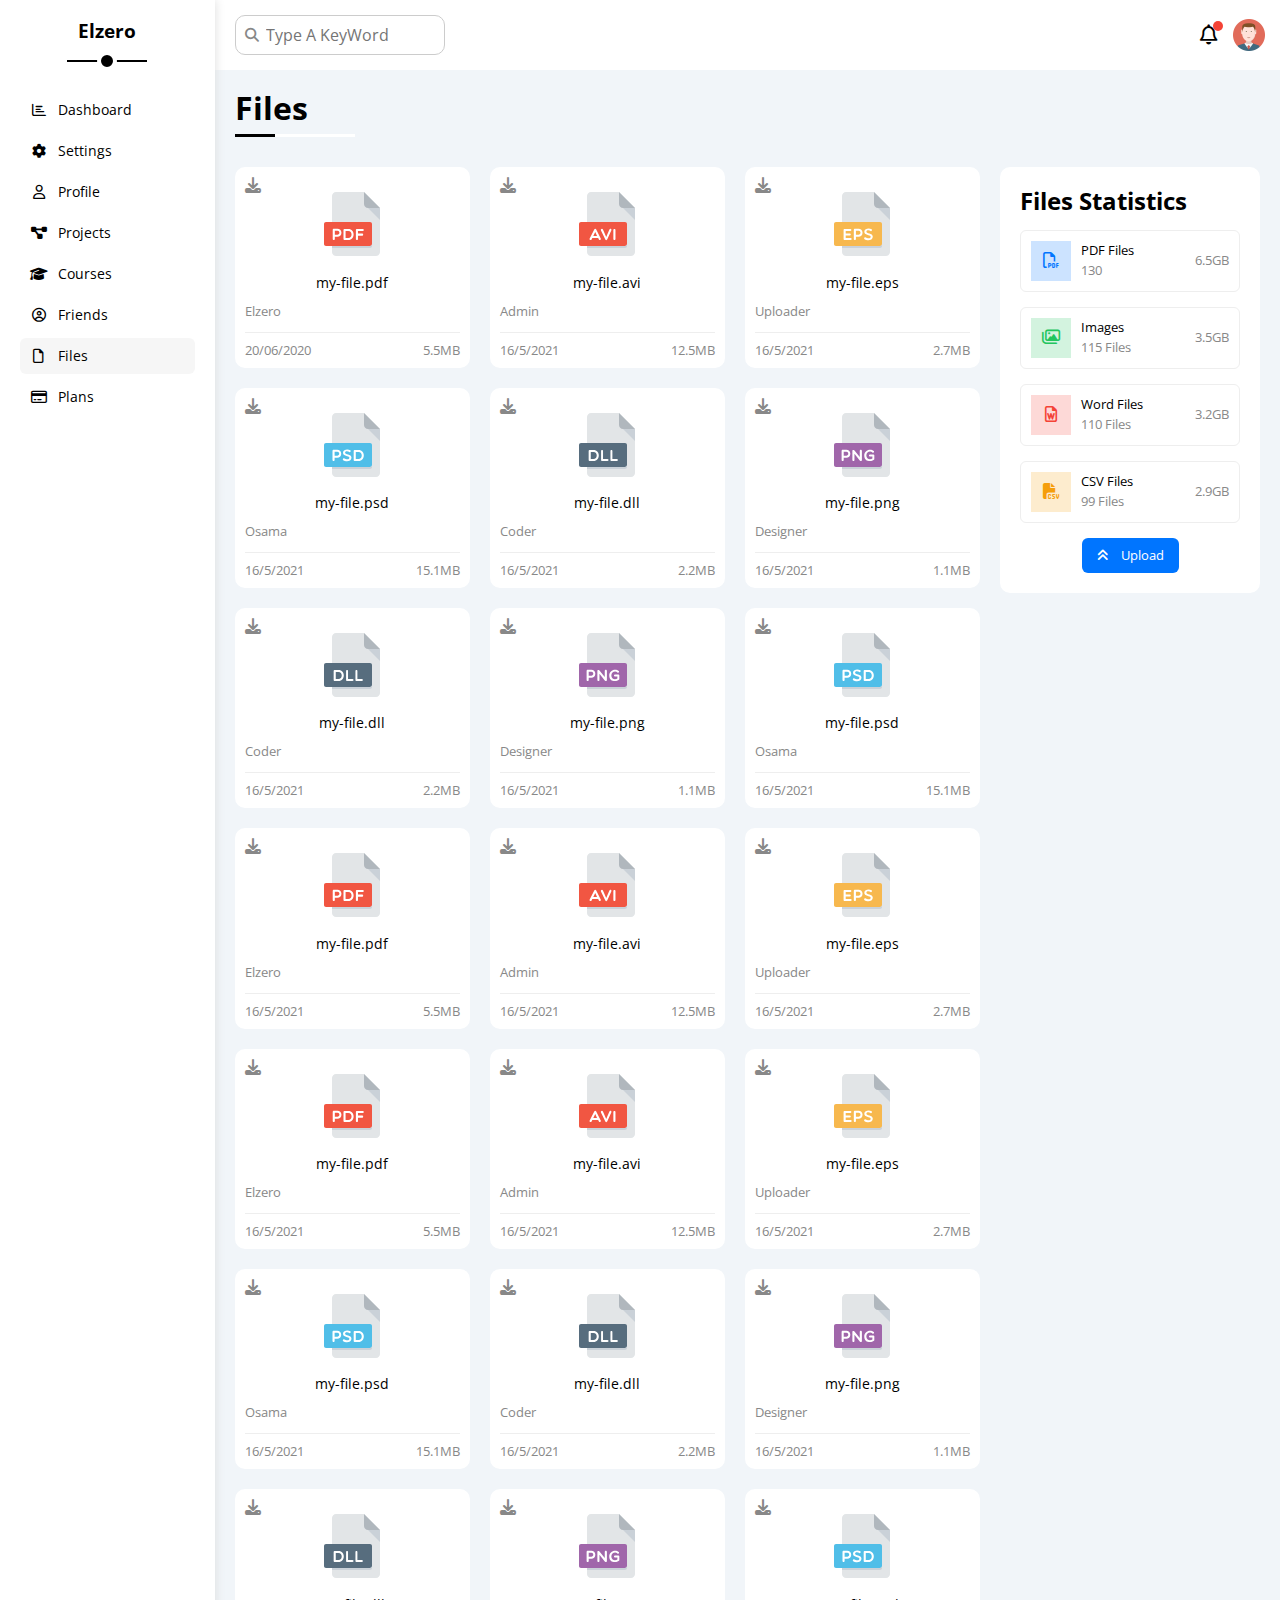
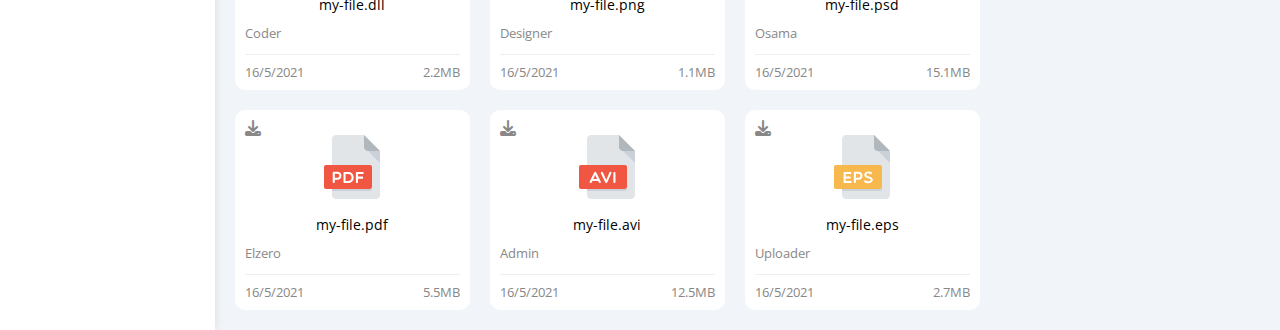
<file: files.html>
<!DOCTYPE html>
<html lang="en">
  <head>
    <meta charset="UTF-8" />
    <meta name="viewport" content="width=device-width, initial-scale=1.0" />
    <title>Files</title>
    <link rel="stylesheet" href="css/normalize.css" />
    <link rel="stylesheet" href="css/all.min.css" />
    <link rel="stylesheet" href="css/framework.css" />
    <link rel="stylesheet" href="css/master.css" />
    <link rel="preconnect" href="https://fonts.googleapis.com" />
    <link rel="preconnect" href="https://fonts.gstatic.com" crossorigin />
    <link
      href="https://fonts.googleapis.com/css2?family=Open+Sans:ital,wght@0,300..800;1,300..800&display=swap"
      rel="stylesheet"
    />
  </head>
  <body>
    <div class="page d-flex">
      <!-- Start Sidebar -->
      <div class="sidebar bg-white p-20 p-relative">
        <h3 class="p-relative txt-c mt-0">Elzero</h3>
        <ul>
          <li>
            <a
              class="d-flex align-center fs-14 c-black rad-6 p-10"
              href="index.html"
            >
              <i class="fa-regular fa-chart-bar fa-fw"></i>
              <!-- <i class="fa-solid fa-house fa-fw"></i> -->
              <span>Dashboard</span>
            </a>
          </li>
          <li>
            <a
              class="d-flex align-center fs-14 c-black rad-6 p-10"
              href="settings.html"
            >
              <i class="fa-solid fa-gear fa-fw"></i>
              <span>Settings</span>
            </a>
          </li>
          <li>
            <a
              class="d-flex align-center fs-14 c-black rad-6 p-10"
              href="profile.html"
            >
              <i class="fa-regular fa-user fa-fw"></i>
              <span>Profile</span>
            </a>
          </li>
          <li>
            <a
              class="d-flex align-center fs-14 c-black rad-6 p-10"
              href="projects.html"
            >
              <i class="fa-solid fa-diagram-project fa-fw"></i>
              <span>Projects</span>
            </a>
          </li>
          <li>
            <a
              class="d-flex align-center fs-14 c-black rad-6 p-10"
              href="courses.html"
            >
              <i class="fa-solid fa-graduation-cap fa-fw"></i>
              <span>Courses</span>
            </a>
          </li>
          <li>
            <a
              class="d-flex align-center fs-14 c-black rad-6 p-10"
              href="friends.html"
            >
              <i class="fa-regular fa-circle-user fa-fw"></i>
              <span>Friends</span>
            </a>
          </li>
          <li>
            <a
              class="active d-flex align-center fs-14 c-black rad-6 p-10"
              href="files.html"
            >
              <i class="fa-regular fa-file fa-fw"></i>
              <span>Files</span>
            </a>
          </li>
          <li>
            <a
              class="d-flex align-center fs-14 c-black rad-6 p-10"
              href="plans.html"
            >
              <i class="fa-regular fa-credit-card fa-fw"></i>
              <span>Plans</span>
            </a>
          </li>
        </ul>
      </div>
      <!-- End Sidebar -->
      <!-- Start Content -->
      <div class="content w-full">
        <!-- Start Head -->
        <div class="head bg-white p-15 between-flex">
          <div class="search p-relative">
            <input class="p-10" type="search" placeholder="Type A KeyWord" />
          </div>
          <div class="icons d-flex align-center">
            <span class="notification p-relative">
              <i class="fa-regular fa-bell fa-lg"></i>
            </span>
            <img src="images/avatar.png" alt="" />
          </div>
        </div>
        <!-- End Head -->
        <h1 class="p-relative">Files</h1>
        <div class="files-page d-flex m-20 gap-20">
          <div class="files-stats p-20 bg-white rad-10">
            <h2 class="mt-0 mb-15 txt-c-mobile">Files Statistics</h2>
            <div class="d-flex align-center border-eee p-10 rad-6 mb-15 fs-13">
              <i
                class="fa-regular fa-file-pdf fa-lg blue center-flex c-blue icon"
              ></i>
              <div class="info">
                <span>PDF Files</span>
                <span class="c-grey d-block mt-5">130</span>
              </div>
              <div class="size c-grey">6.5GB</div>
            </div>
            <div class="d-flex align-center border-eee p-10 rad-6 mb-15 fs-13">
              <i
                class="fa-regular fa-images fa-lg green center-flex c-green icon"
              ></i>
              <div class="info">
                <span>Images</span>
                <span class="c-grey d-block mt-5">115 Files</span>
              </div>
              <div class="size c-grey">3.5GB</div>
            </div>
            <div class="d-flex align-center border-eee p-10 rad-6 mb-15 fs-13">
              <i
                class="fa-regular fa-file-word fa-lg red center-flex c-red icon"
              ></i>
              <div class="info">
                <span>Word Files</span>
                <span class="c-grey d-block mt-5">110 Files</span>
              </div>
              <div class="size c-grey">3.2GB</div>
            </div>
            <div class="d-flex align-center border-eee p-10 rad-6 fs-13">
              <i
                class="fa-solid fa-file-csv fa-lg orange center-flex c-orange icon"
              ></i>
              <div class="info">
                <span>CSV Files</span>
                <span class="c-grey d-block mt-5">99 Files</span>
              </div>
              <div class="size c-grey">2.9GB</div>
            </div>
            <a href="" class="upload bg-blue c-white fs-13 rad-6 d-block w-fit">
              <i class="fa-solid fa-angles-up mr-10"></i>
              Upload
            </a>
          </div>
          <div class="files-content d-grid gap-20">
            <div class="file bg-white p-10 rad-10">
              <i class="fa-solid fa-download c-grey p-absolute"></i>
              <div class="icon txt-c">
                <img class="mt-15 mb-15" src="images/pdf.svg" alt="" />
              </div>
              <div class="txt-c mb-10 fs-14">my-file.pdf</div>
              <p class="c-grey fs-13">Elzero</p>
              <div class="info between-flex mt-10 pt-10 fs-13 c-grey">
                <span>20/06/2020</span>
                <span>5.5MB</span>
              </div>
            </div>
            <div class="file bg-white p-10 rad-10">
              <i class="fa-solid fa-download c-grey p-absolute"></i>
              <div class="icon txt-c">
                <img decoding="async" class="mt-15 mb-15" src="images/avi.svg" alt="" />
              </div>
              <div class="txt-c mb-10 fs-14">my-file.avi</div>
              <p class="c-grey fs-13">Admin</p>
              <div class="info between-flex mt-10 pt-10 fs-13 c-grey">
                <span>16/5/2021</span>
                <span>12.5MB</span>
              </div>
            </div>
            <div class="file bg-white p-10 rad-10">
              <i class="fa-solid fa-download c-grey p-absolute"></i>
              <div class="icon txt-c">
                <img decoding="async" class="mt-15 mb-15" src="images/eps.svg" alt="" />
              </div>
              <div class="txt-c mb-10 fs-14">my-file.eps</div>
              <p class="c-grey fs-13">Uploader</p>
              <div class="info between-flex mt-10 pt-10 fs-13 c-grey">
                <span>16/5/2021</span>
                <span>2.7MB</span>
              </div>
            </div>
            <div class="file bg-white p-10 rad-10">
              <i class="fa-solid fa-download c-grey p-absolute"></i>
              <div class="icon txt-c">
                <img decoding="async" class="mt-15 mb-15" src="images/psd.svg" alt="" />
              </div>
              <div class="txt-c mb-10 fs-14">my-file.psd</div>
              <p class="c-grey fs-13">Osama</p>
              <div class="info between-flex mt-10 pt-10 fs-13 c-grey">
                <span>16/5/2021</span>
                <span>15.1MB</span>
              </div>
            </div>
            <div class="file bg-white p-10 rad-10">
              <i class="fa-solid fa-download c-grey p-absolute"></i>
              <div class="icon txt-c">
                <img decoding="async" class="mt-15 mb-15" src="images/dll.svg" alt="" />
              </div>
              <div class="txt-c mb-10 fs-14">my-file.dll</div>
              <p class="c-grey fs-13">Coder</p>
              <div class="info between-flex mt-10 pt-10 fs-13 c-grey">
                <span>16/5/2021</span>
                <span>2.2MB</span>
              </div>
            </div>
            <div class="file bg-white p-10 rad-10">
              <i class="fa-solid fa-download c-grey p-absolute"></i>
              <div class="icon txt-c">
                <img decoding="async" class="mt-15 mb-15" src="images/png.svg" alt="" />
              </div>
              <div class="txt-c mb-10 fs-14">my-file.png</div>
              <p class="c-grey fs-13">Designer</p>
              <div class="info between-flex mt-10 pt-10 fs-13 c-grey">
                <span>16/5/2021</span>
                <span>1.1MB</span>
              </div>
            </div>
            <div class="file bg-white p-10 rad-10">
              <i class="fa-solid fa-download c-grey p-absolute"></i>
              <div class="icon txt-c">
                <img decoding="async" class="mt-15 mb-15" src="images/dll.svg" alt="" />
              </div>
              <div class="txt-c mb-10 fs-14">my-file.dll</div>
              <p class="c-grey fs-13">Coder</p>
              <div class="info between-flex mt-10 pt-10 fs-13 c-grey">
                <span>16/5/2021</span>
                <span>2.2MB</span>
              </div>
            </div>
            <div class="file bg-white p-10 rad-10">
              <i class="fa-solid fa-download c-grey p-absolute"></i>
              <div class="icon txt-c">
                <img decoding="async" class="mt-15 mb-15" src="images/png.svg" alt="" />
              </div>
              <div class="txt-c mb-10 fs-14">my-file.png</div>
              <p class="c-grey fs-13">Designer</p>
              <div class="info between-flex mt-10 pt-10 fs-13 c-grey">
                <span>16/5/2021</span>
                <span>1.1MB</span>
              </div>
            </div>
            <div class="file bg-white p-10 rad-10">
              <i class="fa-solid fa-download c-grey p-absolute"></i>
              <div class="icon txt-c">
                <img decoding="async" class="mt-15 mb-15" src="images/psd.svg" alt="" />
              </div>
              <div class="txt-c mb-10 fs-14">my-file.psd</div>
              <p class="c-grey fs-13">Osama</p>
              <div class="info between-flex mt-10 pt-10 fs-13 c-grey">
                <span>16/5/2021</span>
                <span>15.1MB</span>
              </div>
            </div>
            <div class="file bg-white p-10 rad-10">
              <i class="fa-solid fa-download c-grey p-absolute"></i>
              <div class="icon txt-c">
                <img decoding="async" class="mt-15 mb-15" src="images/pdf.svg" alt="" />
              </div>
              <div class="txt-c mb-10 fs-14">my-file.pdf</div>
              <p class="c-grey fs-13">Elzero</p>
              <div class="info between-flex mt-10 pt-10 fs-13 c-grey">
                <span>16/5/2021</span>
                <span>5.5MB</span>
              </div>
            </div>
            <div class="file bg-white p-10 rad-10">
              <i class="fa-solid fa-download c-grey p-absolute"></i>
              <div class="icon txt-c">
                <img decoding="async" class="mt-15 mb-15" src="images/avi.svg" alt="" />
              </div>
              <div class="txt-c mb-10 fs-14">my-file.avi</div>
              <p class="c-grey fs-13">Admin</p>
              <div class="info between-flex mt-10 pt-10 fs-13 c-grey">
                <span>16/5/2021</span>
                <span>12.5MB</span>
              </div>
            </div>
            <div class="file bg-white p-10 rad-10">
              <i class="fa-solid fa-download c-grey p-absolute"></i>
              <div class="icon txt-c">
                <img decoding="async" class="mt-15 mb-15" src="images/eps.svg" alt="" />
              </div>
              <div class="txt-c mb-10 fs-14">my-file.eps</div>
              <p class="c-grey fs-13">Uploader</p>
              <div class="info between-flex mt-10 pt-10 fs-13 c-grey">
                <span>16/5/2021</span>
                <span>2.7MB</span>
              </div>
            </div>
            <div class="file bg-white p-10 rad-10">
              <i class="fa-solid fa-download c-grey p-absolute"></i>
              <div class="icon txt-c">
                <img decoding="async" class="mt-15 mb-15" src="images/pdf.svg" alt="" />
              </div>
              <div class="txt-c mb-10 fs-14">my-file.pdf</div>
              <p class="c-grey fs-13">Elzero</p>
              <div class="info between-flex mt-10 pt-10 fs-13 c-grey">
                <span>16/5/2021</span>
                <span>5.5MB</span>
              </div>
            </div>
            <div class="file bg-white p-10 rad-10">
              <i class="fa-solid fa-download c-grey p-absolute"></i>
              <div class="icon txt-c">
                <img decoding="async" class="mt-15 mb-15" src="images/avi.svg" alt="" />
              </div>
              <div class="txt-c mb-10 fs-14">my-file.avi</div>
              <p class="c-grey fs-13">Admin</p>
              <div class="info between-flex mt-10 pt-10 fs-13 c-grey">
                <span>16/5/2021</span>
                <span>12.5MB</span>
              </div>
            </div>
            <div class="file bg-white p-10 rad-10">
              <i class="fa-solid fa-download c-grey p-absolute"></i>
              <div class="icon txt-c">
                <img decoding="async" class="mt-15 mb-15" src="images/eps.svg" alt="" />
              </div>
              <div class="txt-c mb-10 fs-14">my-file.eps</div>
              <p class="c-grey fs-13">Uploader</p>
              <div class="info between-flex mt-10 pt-10 fs-13 c-grey">
                <span>16/5/2021</span>
                <span>2.7MB</span>
              </div>
            </div>
            <div class="file bg-white p-10 rad-10">
              <i class="fa-solid fa-download c-grey p-absolute"></i>
              <div class="icon txt-c">
                <img decoding="async" class="mt-15 mb-15" src="images/psd.svg" alt="" />
              </div>
              <div class="txt-c mb-10 fs-14">my-file.psd</div>
              <p class="c-grey fs-13">Osama</p>
              <div class="info between-flex mt-10 pt-10 fs-13 c-grey">
                <span>16/5/2021</span>
                <span>15.1MB</span>
              </div>
            </div>
            <div class="file bg-white p-10 rad-10">
              <i class="fa-solid fa-download c-grey p-absolute"></i>
              <div class="icon txt-c">
                <img decoding="async" class="mt-15 mb-15" src="images/dll.svg" alt="" />
              </div>
              <div class="txt-c mb-10 fs-14">my-file.dll</div>
              <p class="c-grey fs-13">Coder</p>
              <div class="info between-flex mt-10 pt-10 fs-13 c-grey">
                <span>16/5/2021</span>
                <span>2.2MB</span>
              </div>
            </div>
            <div class="file bg-white p-10 rad-10">
              <i class="fa-solid fa-download c-grey p-absolute"></i>
              <div class="icon txt-c">
                <img decoding="async" class="mt-15 mb-15" src="images/png.svg" alt="" />
              </div>
              <div class="txt-c mb-10 fs-14">my-file.png</div>
              <p class="c-grey fs-13">Designer</p>
              <div class="info between-flex mt-10 pt-10 fs-13 c-grey">
                <span>16/5/2021</span>
                <span>1.1MB</span>
              </div>
            </div>
            <div class="file bg-white p-10 rad-10">
              <i class="fa-solid fa-download c-grey p-absolute"></i>
              <div class="icon txt-c">
                <img decoding="async" class="mt-15 mb-15" src="images/dll.svg" alt="" />
              </div>
              <div class="txt-c mb-10 fs-14">my-file.dll</div>
              <p class="c-grey fs-13">Coder</p>
              <div class="info between-flex mt-10 pt-10 fs-13 c-grey">
                <span>16/5/2021</span>
                <span>2.2MB</span>
              </div>
            </div>
            <div class="file bg-white p-10 rad-10">
              <i class="fa-solid fa-download c-grey p-absolute"></i>
              <div class="icon txt-c">
                <img decoding="async" class="mt-15 mb-15" src="images/png.svg" alt="" />
              </div>
              <div class="txt-c mb-10 fs-14">my-file.png</div>
              <p class="c-grey fs-13">Designer</p>
              <div class="info between-flex mt-10 pt-10 fs-13 c-grey">
                <span>16/5/2021</span>
                <span>1.1MB</span>
              </div>
            </div>
            <div class="file bg-white p-10 rad-10">
              <i class="fa-solid fa-download c-grey p-absolute"></i>
              <div class="icon txt-c">
                <img decoding="async" class="mt-15 mb-15" src="images/psd.svg" alt="" />
              </div>
              <div class="txt-c mb-10 fs-14">my-file.psd</div>
              <p class="c-grey fs-13">Osama</p>
              <div class="info between-flex mt-10 pt-10 fs-13 c-grey">
                <span>16/5/2021</span>
                <span>15.1MB</span>
              </div>
            </div>
            <div class="file bg-white p-10 rad-10">
              <i class="fa-solid fa-download c-grey p-absolute"></i>
              <div class="icon txt-c">
                <img decoding="async" class="mt-15 mb-15" src="images/pdf.svg" alt="" />
              </div>
              <div class="txt-c mb-10 fs-14">my-file.pdf</div>
              <p class="c-grey fs-13">Elzero</p>
              <div class="info between-flex mt-10 pt-10 fs-13 c-grey">
                <span>16/5/2021</span>
                <span>5.5MB</span>
              </div>
            </div>
            <div class="file bg-white p-10 rad-10">
              <i class="fa-solid fa-download c-grey p-absolute"></i>
              <div class="icon txt-c">
                <img decoding="async" class="mt-15 mb-15" src="images/avi.svg" alt="" />
              </div>
              <div class="txt-c mb-10 fs-14">my-file.avi</div>
              <p class="c-grey fs-13">Admin</p>
              <div class="info between-flex mt-10 pt-10 fs-13 c-grey">
                <span>16/5/2021</span>
                <span>12.5MB</span>
              </div>
            </div>
            <div class="file bg-white p-10 rad-10">
              <i class="fa-solid fa-download c-grey p-absolute"></i>
              <div class="icon txt-c">
                <img decoding="async" class="mt-15 mb-15" src="images/eps.svg" alt="" />
              </div>
              <div class="txt-c mb-10 fs-14">my-file.eps</div>
              <p class="c-grey fs-13">Uploader</p>
              <div class="info between-flex mt-10 pt-10 fs-13 c-grey">
                <span>16/5/2021</span>
                <span>2.7MB</span>
              </div>
            </div>
          </div>
        </div>
      </div>
      <!-- End Content -->
    </div>
  </body>
</html>
</file>
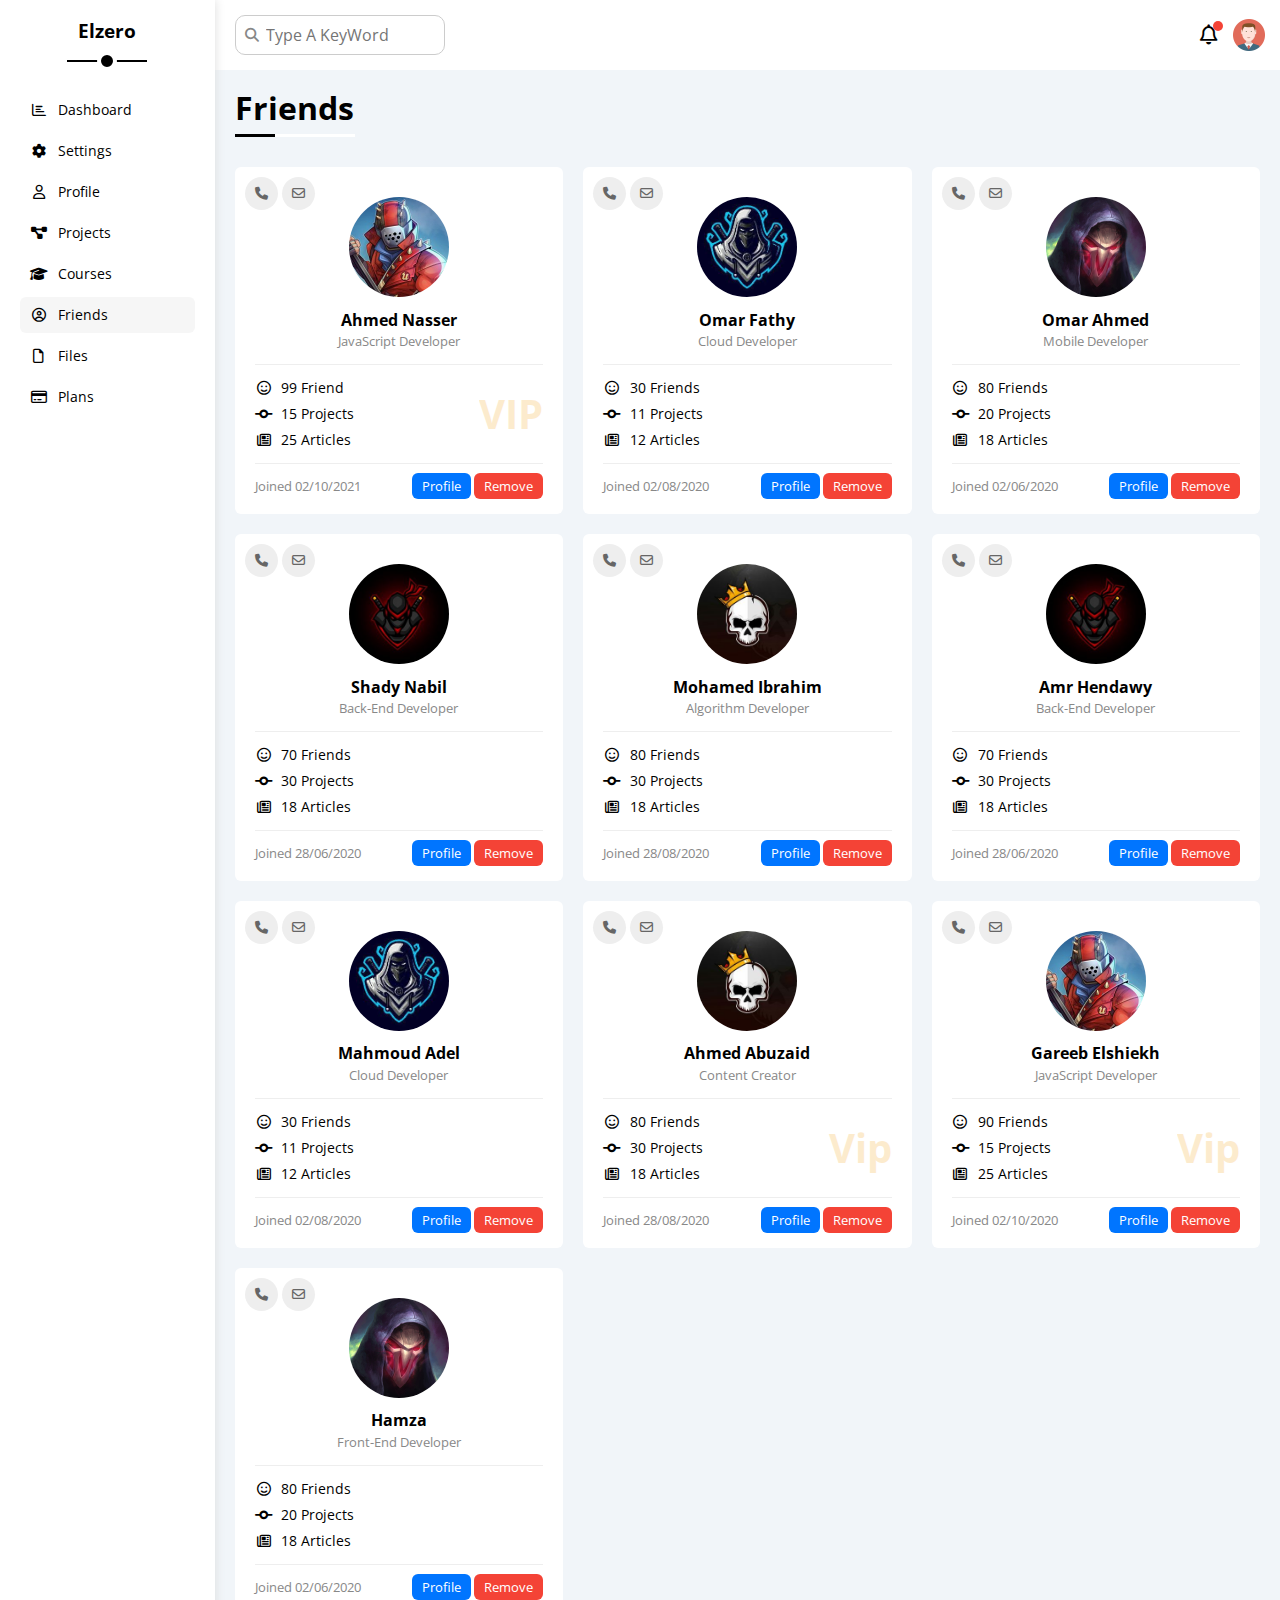
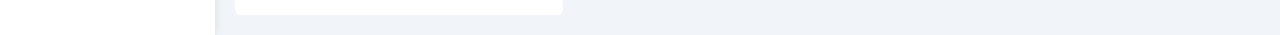
<file: friends.html>
<!DOCTYPE html>
<html lang="en">
  <head>
    <meta charset="UTF-8" />
    <meta name="viewport" content="width=device-width, initial-scale=1.0" />
    <title>Friends</title>
    <link rel="stylesheet" href="css/normalize.css" />
    <link rel="stylesheet" href="css/all.min.css" />
    <link rel="stylesheet" href="css/framework.css" />
    <link rel="stylesheet" href="css/master.css" />
    <link rel="preconnect" href="https://fonts.googleapis.com" />
    <link rel="preconnect" href="https://fonts.gstatic.com" crossorigin />
    <link
      href="https://fonts.googleapis.com/css2?family=Open+Sans:ital,wght@0,300..800;1,300..800&display=swap"
      rel="stylesheet"
    />
  </head>
  <body>
    <div class="page d-flex">
      <!-- Start Sidebar -->
      <div class="sidebar bg-white p-20 p-relative">
        <h3 class="p-relative txt-c mt-0">Elzero</h3>
        <ul>
          <li>
            <a
              class="d-flex align-center fs-14 c-black rad-6 p-10"
              href="index.html"
            >
              <i class="fa-regular fa-chart-bar fa-fw"></i>
              <!-- <i class="fa-solid fa-house fa-fw"></i> -->
              <span>Dashboard</span>
            </a>
          </li>
          <li>
            <a
              class="d-flex align-center fs-14 c-black rad-6 p-10"
              href="settings.html"
            >
              <i class="fa-solid fa-gear fa-fw"></i>
              <span>Settings</span>
            </a>
          </li>
          <li>
            <a
              class="d-flex align-center fs-14 c-black rad-6 p-10"
              href="profile.html"
            >
              <i class="fa-regular fa-user fa-fw"></i>
              <span>Profile</span>
            </a>
          </li>
          <li>
            <a
              class="d-flex align-center fs-14 c-black rad-6 p-10"
              href="projects.html"
            >
              <i class="fa-solid fa-diagram-project fa-fw"></i>
              <span>Projects</span>
            </a>
          </li>
          <li>
            <a
              class="d-flex align-center fs-14 c-black rad-6 p-10"
              href="courses.html"
            >
              <i class="fa-solid fa-graduation-cap fa-fw"></i>
              <span>Courses</span>
            </a>
          </li>
          <li>
            <a
              class="active d-flex align-center fs-14 c-black rad-6 p-10"
              href="friends.html"
            >
              <i class="fa-regular fa-circle-user fa-fw"></i>
              <span>Friends</span>
            </a>
          </li>
          <li>
            <a
              class="d-flex align-center fs-14 c-black rad-6 p-10"
              href="files.html"
            >
              <i class="fa-regular fa-file fa-fw"></i>
              <span>Files</span>
            </a>
          </li>
          <li>
            <a
              class="d-flex align-center fs-14 c-black rad-6 p-10"
              href="plans.html"
            >
              <i class="fa-regular fa-credit-card fa-fw"></i>
              <span>Plans</span>
            </a>
          </li>
        </ul>
      </div>
      <!-- End Sidebar -->
      <!-- Start Content -->
      <div class="content w-full">
        <!-- Start Head -->
        <div class="head bg-white p-15 between-flex">
          <div class="search p-relative">
            <input class="p-10" type="search" placeholder="Type A KeyWord" />
          </div>
          <div class="icons d-flex align-center">
            <span class="notification p-relative">
              <i class="fa-regular fa-bell fa-lg"></i>
            </span>
            <img src="images/avatar.png" alt="" />
          </div>
        </div>
        <!-- End Head -->
        <h1 class="p-relative">Friends</h1>
        <div class="friends-page d-grid m-20 gap-20">
          <div class="friend bg-white rad-6 p-20 p-relative">
            <div class="contact">
              <i class="fa-solid fa-phone"></i>
              <i class="fa-regular fa-envelope"></i>
            </div>
            <div class="txt-c">
              <img
                class="rad-half mt-10 mb-10 w-100 h-100"
                src="images/friend-01.jpg"
                alt=""
              />
              <h4 class="m-0">Ahmed Nasser</h4>
              <p class="c-grey fs-13 mt-5 mb-0">JavaScript Developer</p>
            </div>
            <div class="icons fs-14 p-relative">
              <div class="mb-10">
                <i class="fa-regular fa-face-smile fa-fw"></i>
                <span>99 Friend</span>
              </div>
              <div class="mb-10">
                <i class="fa-solid fa-code-commit fa-fw"></i>
                <span>15 Projects</span>
              </div>
              <div>
                <i class="fa-regular fa-newspaper fa-fw"></i>
                <span>25 Articles</span>
              </div>
              <span class="vip fw-bold c-orange">VIP</span>
            </div>
            <div class="info between-flex fs-13">
                <span class="c-grey">Joined 02/10/2021</span>
                <div>
                    <a class="bg-blue c-white btn-shape" href="profile.html">Profile</a>
                    <a class="bg-red c-white btn-shape" href="#">Remove</a>
                </div>
            </div>
          </div>
          <div class="friend bg-white rad-6 p-20 p-relative">
            <div class="contact">
              <i class="fa-solid fa-phone"></i>
              <i class="fa-regular fa-envelope"></i>
            </div>
            <div class="txt-c">
              <img decoding="async" class="rad-half mt-10 mb-10 w-100 h-100" src="images/friend-02.jpg" alt="" />
              <h4 class="m-0">Omar Fathy</h4>
              <p class="c-grey fs-13 mt-5 mb-0">Cloud Developer</p>
            </div>
            <div class="icons fs-14 p-relative">
              <div class="mb-10">
                <i class="fa-regular fa-face-smile fa-fw"></i>
                <span>30 Friends</span>
              </div>
              <div class="mb-10">
                <i class="fa-solid fa-code-commit fa-fw"></i>
                <span>11 Projects</span>
              </div>
              <div>
                <i class="fa-regular fa-newspaper fa-fw"></i>
                <span>12 Articles</span>
              </div>
            </div>
            <div class="info between-flex fs-13">
              <span class="c-grey">Joined 02/08/2020</span>
              <div>
                <a class="bg-blue c-white btn-shape" href="profile.html">Profile</a>
                <a class="bg-red c-white btn-shape" href="">Remove</a>
              </div>
            </div>
          </div>
          <div class="friend bg-white rad-6 p-20 p-relative">
            <div class="contact">
              <i class="fa-solid fa-phone"></i>
              <i class="fa-regular fa-envelope"></i>
            </div>
            <div class="txt-c">
              <img decoding="async" class="rad-half mt-10 mb-10 w-100 h-100" src="images/friend-03.jpg" alt="" />
              <h4 class="m-0">Omar Ahmed</h4>
              <p class="c-grey fs-13 mt-5 mb-0">Mobile Developer</p>
            </div>
            <div class="icons fs-14 p-relative">
              <div class="mb-10">
                <i class="fa-regular fa-face-smile fa-fw"></i>
                <span>80 Friends</span>
              </div>
              <div class="mb-10">
                <i class="fa-solid fa-code-commit fa-fw"></i>
                <span>20 Projects</span>
              </div>
              <div>
                <i class="fa-regular fa-newspaper fa-fw"></i>
                <span>18 Articles</span>
              </div>
            </div>
            <div class="info between-flex fs-13">
              <span class="c-grey">Joined 02/06/2020</span>
              <div>
                <a class="bg-blue c-white btn-shape" href="profile.html">Profile</a>
                <a class="bg-red c-white btn-shape" href="">Remove</a>
              </div>
            </div>
          </div>
          <div class="friend bg-white rad-6 p-20 p-relative">
            <div class="contact">
              <i class="fa-solid fa-phone"></i>
              <i class="fa-regular fa-envelope"></i>
            </div>
            <div class="txt-c">
              <img decoding="async" class="rad-half mt-10 mb-10 w-100 h-100" src="images/friend-04.jpg" alt="" />
              <h4 class="m-0">Shady Nabil</h4>
              <p class="c-grey fs-13 mt-5 mb-0">Back-End Developer</p>
            </div>
            <div class="icons fs-14 p-relative">
              <div class="mb-10">
                <i class="fa-regular fa-face-smile fa-fw"></i>
                <span>70 Friends</span>
              </div>
              <div class="mb-10">
                <i class="fa-solid fa-code-commit fa-fw"></i>
                <span>30 Projects</span>
              </div>
              <div>
                <i class="fa-regular fa-newspaper fa-fw"></i>
                <span>18 Articles</span>
              </div>
            </div>
            <div class="info between-flex fs-13">
              <span class="c-grey">Joined 28/06/2020</span>
              <div>
                <a class="bg-blue c-white btn-shape" href="profile.html">Profile</a>
                <a class="bg-red c-white btn-shape" href="">Remove</a>
              </div>
            </div>
          </div>
          <div class="friend bg-white rad-6 p-20 p-relative">
            <div class="contact">
              <i class="fa-solid fa-phone"></i>
              <i class="fa-regular fa-envelope"></i>
            </div>
            <div class="txt-c">
              <img decoding="async" class="rad-half mt-10 mb-10 w-100 h-100" src="images/friend-05.jpg" alt="" />
              <h4 class="m-0">Mohamed Ibrahim</h4>
              <p class="c-grey fs-13 mt-5 mb-0">Algorithm Developer</p>
            </div>
            <div class="icons fs-14 p-relative">
              <div class="mb-10">
                <i class="fa-regular fa-face-smile fa-fw"></i>
                <span>80 Friends</span>
              </div>
              <div class="mb-10">
                <i class="fa-solid fa-code-commit fa-fw"></i>
                <span>30 Projects</span>
              </div>
              <div>
                <i class="fa-regular fa-newspaper fa-fw"></i>
                <span>18 Articles</span>
              </div>
            </div>
            <div class="info between-flex fs-13">
              <span class="c-grey">Joined 28/08/2020</span>
              <div>
                <a class="bg-blue c-white btn-shape" href="profile.html">Profile</a>
                <a class="bg-red c-white btn-shape" href="">Remove</a>
              </div>
            </div>
          </div>
          <div class="friend bg-white rad-6 p-20 p-relative">
            <div class="contact">
              <i class="fa-solid fa-phone"></i>
              <i class="fa-regular fa-envelope"></i>
            </div>
            <div class="txt-c">
              <img decoding="async" class="rad-half mt-10 mb-10 w-100 h-100" src="images/friend-04.jpg" alt="" />
              <h4 class="m-0">Amr Hendawy</h4>
              <p class="c-grey fs-13 mt-5 mb-0">Back-End Developer</p>
            </div>
            <div class="icons fs-14 p-relative">
              <div class="mb-10">
                <i class="fa-regular fa-face-smile fa-fw"></i>
                <span>70 Friends</span>
              </div>
              <div class="mb-10">
                <i class="fa-solid fa-code-commit fa-fw"></i>
                <span>30 Projects</span>
              </div>
              <div>
                <i class="fa-regular fa-newspaper fa-fw"></i>
                <span>18 Articles</span>
              </div>
            </div>
            <div class="info between-flex fs-13">
              <span class="c-grey">Joined 28/06/2020</span>
              <div>
                <a class="bg-blue c-white btn-shape" href="profile.html">Profile</a>
                <a class="bg-red c-white btn-shape" href="">Remove</a>
              </div>
            </div>
          </div>
          <div class="friend bg-white rad-6 p-20 p-relative">
            <div class="contact">
              <i class="fa-solid fa-phone"></i>
              <i class="fa-regular fa-envelope"></i>
            </div>
            <div class="txt-c">
              <img decoding="async" class="rad-half mt-10 mb-10 w-100 h-100" src="images/friend-02.jpg" alt="" />
              <h4 class="m-0">Mahmoud Adel</h4>
              <p class="c-grey fs-13 mt-5 mb-0">Cloud Developer</p>
            </div>
            <div class="icons fs-14 p-relative">
              <div class="mb-10">
                <i class="fa-regular fa-face-smile fa-fw"></i>
                <span>30 Friends</span>
              </div>
              <div class="mb-10">
                <i class="fa-solid fa-code-commit fa-fw"></i>
                <span>11 Projects</span>
              </div>
              <div>
                <i class="fa-regular fa-newspaper fa-fw"></i>
                <span>12 Articles</span>
              </div>
            </div>
            <div class="info between-flex fs-13">
              <span class="c-grey">Joined 02/08/2020</span>
              <div>
                <a class="bg-blue c-white btn-shape" href="profile.html">Profile</a>
                <a class="bg-red c-white btn-shape" href="">Remove</a>
              </div>
            </div>
          </div>
          <div class="friend bg-white rad-6 p-20 p-relative">
            <div class="contact">
              <i class="fa-solid fa-phone"></i>
              <i class="fa-regular fa-envelope"></i>
            </div>
            <div class="txt-c">
              <img decoding="async" class="rad-half mt-10 mb-10 w-100 h-100" src="images/friend-05.jpg" alt="" />
              <h4 class="m-0">Ahmed Abuzaid</h4>
              <p class="c-grey fs-13 mt-5 mb-0">Content Creator</p>
            </div>
            <div class="icons fs-14 p-relative">
              <div class="mb-10">
                <i class="fa-regular fa-face-smile fa-fw"></i>
                <span>80 Friends</span>
              </div>
              <div class="mb-10">
                <i class="fa-solid fa-code-commit fa-fw"></i>
                <span>30 Projects</span>
              </div>
              <div>
                <i class="fa-regular fa-newspaper fa-fw"></i>
                <span>18 Articles</span>
              </div>
              <span class="vip fw-bold c-orange">Vip</span>
            </div>
            <div class="info between-flex fs-13">
              <span class="c-grey">Joined 28/08/2020</span>
              <div>
                <a class="bg-blue c-white btn-shape" href="profile.html">Profile</a>
                <a class="bg-red c-white btn-shape" href="">Remove</a>
              </div>
            </div>
          </div>
          <div class="friend bg-white rad-6 p-20 p-relative">
            <div class="contact">
              <i class="fa-solid fa-phone"></i>
              <i class="fa-regular fa-envelope"></i>
            </div>
            <div class="txt-c">
              <img decoding="async" class="rad-half mt-10 mb-10 w-100 h-100" src="images/friend-01.jpg" alt="" />
              <h4 class="m-0">Gareeb Elshiekh</h4>
              <p class="c-grey fs-13 mt-5 mb-0">JavaScript Developer</p>
            </div>
            <div class="icons fs-14 p-relative">
              <div class="mb-10">
                <i class="fa-regular fa-face-smile fa-fw"></i>
                <span>90 Friends</span>
              </div>
              <div class="mb-10">
                <i class="fa-solid fa-code-commit fa-fw"></i>
                <span>15 Projects</span>
              </div>
              <div>
                <i class="fa-regular fa-newspaper fa-fw"></i>
                <span>25 Articles</span>
              </div>
              <span class="vip fw-bold c-orange">Vip</span>
            </div>
            <div class="info between-flex fs-13">
              <span class="c-grey">Joined 02/10/2020</span>
              <div>
                <a class="bg-blue c-white btn-shape" href="profile.html">Profile</a>
                <a class="bg-red c-white btn-shape" href="">Remove</a>
              </div>
            </div>
          </div>
          <div class="friend bg-white rad-6 p-20 p-relative">
            <div class="contact">
              <i class="fa-solid fa-phone"></i>
              <i class="fa-regular fa-envelope"></i>
            </div>
            <div class="txt-c">
              <img decoding="async" class="rad-half mt-10 mb-10 w-100 h-100" src="images/friend-03.jpg" alt="" />
              <h4 class="m-0">Hamza</h4>
              <p class="c-grey fs-13 mt-5 mb-0">Front-End Developer</p>
            </div>
            <div class="icons fs-14 p-relative">
              <div class="mb-10">
                <i class="fa-regular fa-face-smile fa-fw"></i>
                <span>80 Friends</span>
              </div>
              <div class="mb-10">
                <i class="fa-solid fa-code-commit fa-fw"></i>
                <span>20 Projects</span>
              </div>
              <div>
                <i class="fa-regular fa-newspaper fa-fw"></i>
                <span>18 Articles</span>
              </div>
            </div>
            <div class="info between-flex fs-13">
              <span class="c-grey">Joined 02/06/2020</span>
              <div>
                <a class="bg-blue c-white btn-shape" href="profile.html">Profile</a>
                <a class="bg-red c-white btn-shape" href="">Remove</a>
              </div>
            </div>
          </div>
        </div>
      </div>
      <!-- End Content -->
    </div>
  </body>
</html>
</file>
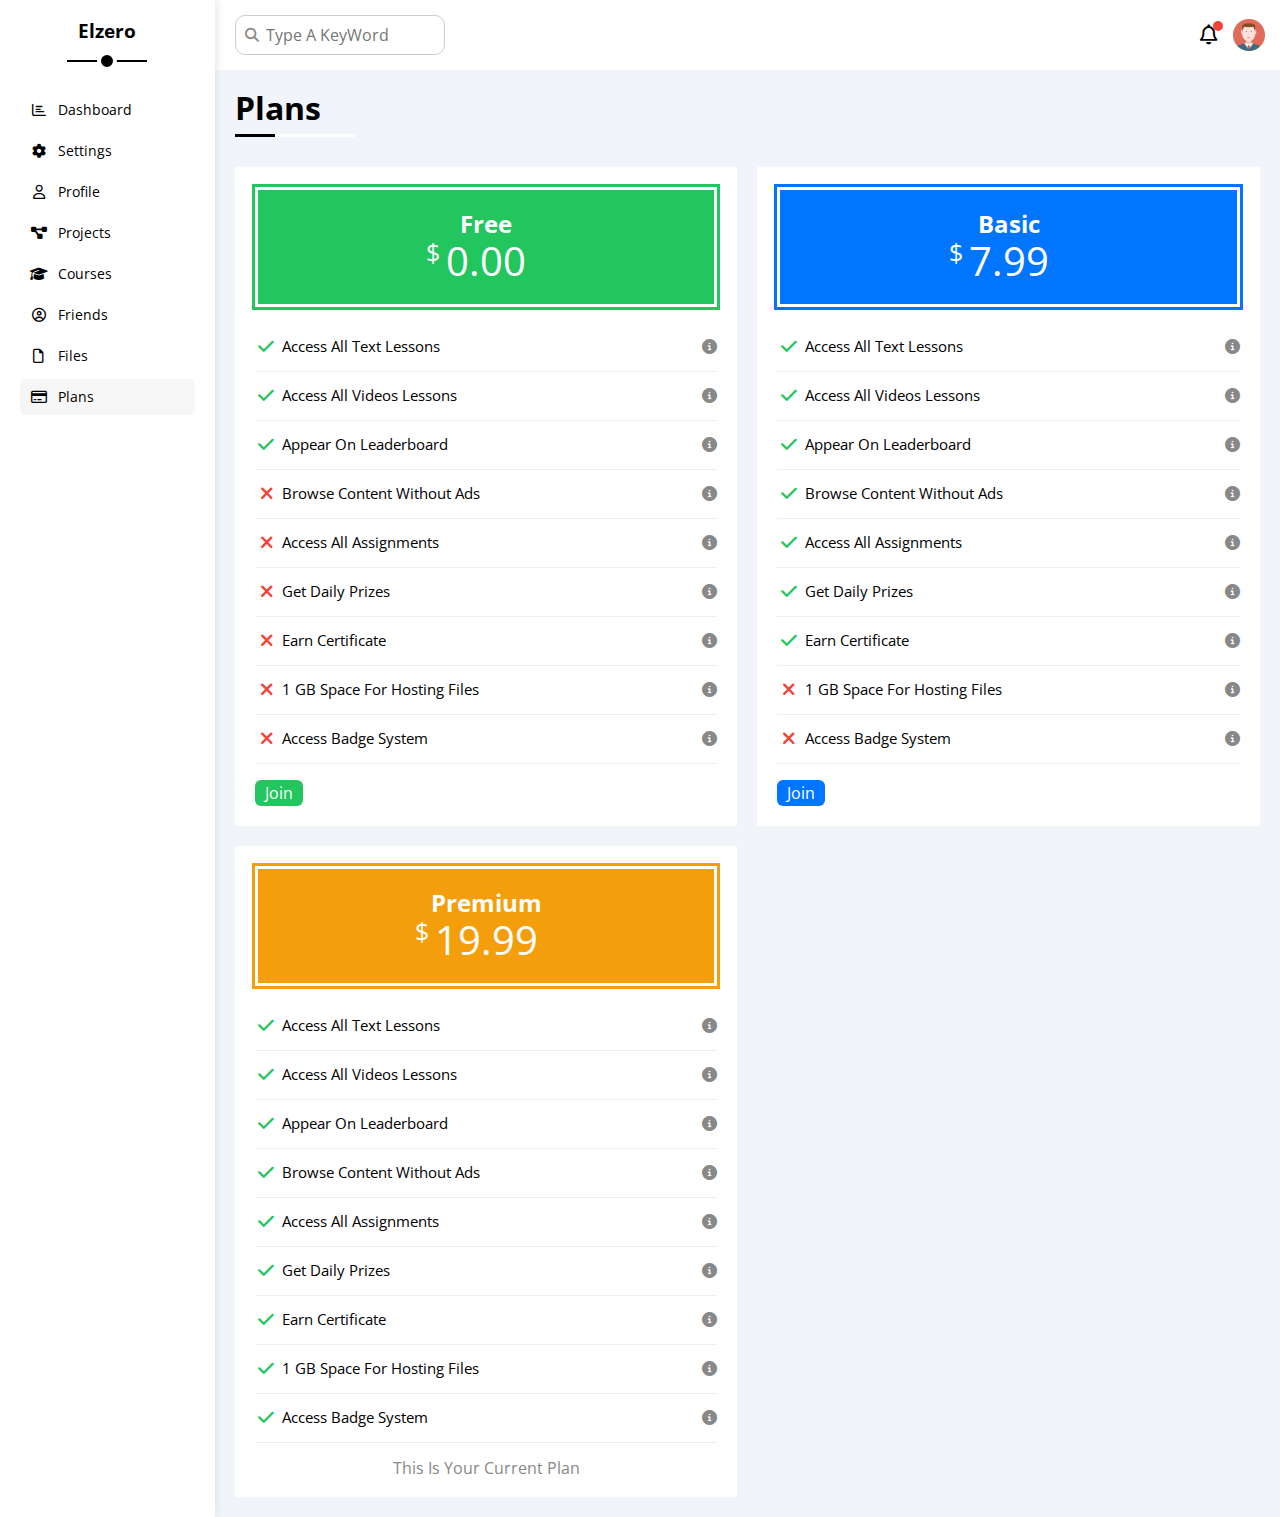
<file: plans.html>
<!DOCTYPE html>
<html lang="en">
  <head>
    <meta charset="UTF-8" />
    <meta name="viewport" content="width=device-width, initial-scale=1.0" />
    <title>Plans</title>
    <link rel="stylesheet" href="css/normalize.css" />
    <link rel="stylesheet" href="css/all.min.css" />
    <link rel="stylesheet" href="css/framework.css" />
    <link rel="stylesheet" href="css/master.css" />
    <link rel="preconnect" href="https://fonts.googleapis.com" />
    <link rel="preconnect" href="https://fonts.gstatic.com" crossorigin />
    <link
      href="https://fonts.googleapis.com/css2?family=Open+Sans:ital,wght@0,300..800;1,300..800&display=swap"
      rel="stylesheet"
    />
  </head>
  <body>
    <div class="page d-flex">
      <!-- Start Sidebar -->
      <div class="sidebar bg-white p-20 p-relative">
        <h3 class="p-relative txt-c mt-0">Elzero</h3>
        <ul>
          <li>
            <a
              class="d-flex align-center fs-14 c-black rad-6 p-10"
              href="index.html"
            >
              <i class="fa-regular fa-chart-bar fa-fw"></i>
              <!-- <i class="fa-solid fa-house fa-fw"></i> -->
              <span>Dashboard</span>
            </a>
          </li>
          <li>
            <a
              class="d-flex align-center fs-14 c-black rad-6 p-10"
              href="settings.html"
            >
              <i class="fa-solid fa-gear fa-fw"></i>
              <span>Settings</span>
            </a>
          </li>
          <li>
            <a
              class="d-flex align-center fs-14 c-black rad-6 p-10"
              href="profile.html"
            >
              <i class="fa-regular fa-user fa-fw"></i>
              <span>Profile</span>
            </a>
          </li>
          <li>
            <a
              class="d-flex align-center fs-14 c-black rad-6 p-10"
              href="projects.html"
            >
              <i class="fa-solid fa-diagram-project fa-fw"></i>
              <span>Projects</span>
            </a>
          </li>
          <li>
            <a
              class="d-flex align-center fs-14 c-black rad-6 p-10"
              href="courses.html"
            >
              <i class="fa-solid fa-graduation-cap fa-fw"></i>
              <span>Courses</span>
            </a>
          </li>
          <li>
            <a
              class="d-flex align-center fs-14 c-black rad-6 p-10"
              href="friends.html"
            >
              <i class="fa-regular fa-circle-user fa-fw"></i>
              <span>Friends</span>
            </a>
          </li>
          <li>
            <a
              class="d-flex align-center fs-14 c-black rad-6 p-10"
              href="files.html"
            >
              <i class="fa-regular fa-file fa-fw"></i>
              <span>Files</span>
            </a>
          </li>
          <li>
            <a
              class="active d-flex align-center fs-14 c-black rad-6 p-10"
              href="plans.html"
            >
              <i class="fa-regular fa-credit-card fa-fw"></i>
              <span>Plans</span>
            </a>
          </li>
        </ul>
      </div>
      <!-- End Sidebar -->
      <!-- Start Content -->
      <div class="content w-full">
        <!-- Start Head -->
        <div class="head bg-white p-15 between-flex">
          <div class="search p-relative">
            <input class="p-10" type="search" placeholder="Type A KeyWord" />
          </div>
          <div class="icons d-flex align-center">
            <span class="notification p-relative">
              <i class="fa-regular fa-bell fa-lg"></i>
            </span>
            <img src="images/avatar.png" alt="" />
          </div>
        </div>
        <!-- End Head -->
        <h1 class="p-relative">Plans</h1>
        <div class="plans-page d-grid m-20 gap-20">
          <div class="plan green bg-white p-20">
            <div class="top bg-green c-white txt-c p-20">
              <h2 class="m-0">Free</h2>
              <div class="price"><span>$</span>0.00</div>
            </div>
            <ul>
              <li>
                <i class="fa-solid fa-check fa-fw yes"></i>
                <span>Access All Text Lessons</span>
                <i class="fa-solid fa-circle-info help"></i>
              </li>
              <li>
                <i class="fa-solid fa-check fa-fw yes"></i>
                <span>Access All Videos Lessons</span>
                <i class="fa-solid fa-circle-info help"></i>
              </li>
              <li>
                <i class="fa-solid fa-check fa-fw yes"></i>
                <span>Appear On Leaderboard</span>
                <i class="fa-solid fa-circle-info help"></i>
              </li>
              <li>
                <i class="fa-solid fa-xmark fa-fw"></i>
                <span>Browse Content Without Ads</span>
                <i class="fa-solid fa-circle-info help"></i>
              </li>
              <li>
                <i class="fa-solid fa-xmark fa-fw"></i>
                <span>Access All Assignments</span>
                <i class="fa-solid fa-circle-info help"></i>
              </li>
              <li>
                <i class="fa-solid fa-xmark fa-fw"></i>
                <span>Get Daily Prizes</span>
                <i class="fa-solid fa-circle-info help"></i>
              </li>
              <li>
                <i class="fa-solid fa-xmark fa-fw"></i>
                <span>Earn Certificate</span>
                <i class="fa-solid fa-circle-info help"></i>
              </li>
              <li>
                <i class="fa-solid fa-xmark fa-fw"></i>
                <span>1 GB Space For Hosting Files</span>
                <i class="fa-solid fa-circle-info help"></i>
              </li>
              <li>
                <i class="fa-solid fa-xmark fa-fw"></i>
                <span>Access Badge System</span>
                <i class="fa-solid fa-circle-info help"></i>
              </li>
            </ul>
            <a href="#" class="btn-shape bg-green c-white d-block w-fit"
              >Join</a
            >
          </div>
          <!-- Start Plan -->
          <div class="plan blue bg-white p-20">
            <div class="top bg-blue txt-c p-20">
              <h2 class="m-0 c-white">Basic</h2>
              <div class="price c-white"><span>$</span>7.99</div>
            </div>
            <ul class="list-none p-0">
              <li>
                <i class="fa-solid fa-check fa-fw yes"></i>
                <span>Access All Text Lessons</span>
                <i class="fa-solid fa-circle-info help"></i>
              </li>
              <li>
                <i class="fa-solid fa-check fa-fw yes"></i>
                <span>Access All Videos Lessons</span>
                <i class="fa-solid fa-circle-info help"></i>
              </li>
              <li>
                <i class="fa-solid fa-check fa-fw yes"></i>
                <span>Appear On Leaderboard</span>
                <i class="fa-solid fa-circle-info help"></i>
              </li>
              <li>
                <i class="fa-solid fa-check fa-fw yes"></i>
                <span>Browse Content Without Ads</span>
                <i class="fa-solid fa-circle-info help"></i>
              </li>
              <li>
                <i class="fa-solid fa-check fa-fw yes"></i>
                <span>Access All Assignments</span>
                <i class="fa-solid fa-circle-info help"></i>
              </li>
              <li>
                <i class="fa-solid fa-check fa-fw yes"></i>
                <span>Get Daily Prizes</span>
                <i class="fa-solid fa-circle-info help"></i>
              </li>
              <li>
                <i class="fa-solid fa-check fa-fw yes"></i>
                <span>Earn Certificate</span>
                <i class="fa-solid fa-circle-info help"></i>
              </li>
              <li>
                <i class="fa-solid fa-xmark fa-fw"></i>
                <span>1 GB Space For Hosting Files</span>
                <i class="fa-solid fa-circle-info help"></i>
              </li>
              <li>
                <i class="fa-solid fa-xmark fa-fw"></i>
                <span>Access Badge System</span>
                <i class="fa-solid fa-circle-info help"></i>
              </li>
            </ul>
            <a href="#" class="btn-shape bg-blue c-white d-block w-fit">Join</a>
          </div>
          <!-- End Plan -->
          <!-- Start Plan -->
          <div class="plan orange bg-white p-20">
            <div class="top bg-orange txt-c p-20">
              <h2 class="m-0 c-white">Premium</h2>
              <div class="price c-white"><span>$</span>19.99</div>
            </div>
            <ul class="list-none p-0">
              <li>
                <i class="fa-solid fa-check fa-fw yes"></i>
                <span>Access All Text Lessons</span>
                <i class="fa-solid fa-circle-info help"></i>
              </li>
              <li>
                <i class="fa-solid fa-check fa-fw yes"></i>
                <span>Access All Videos Lessons</span>
                <i class="fa-solid fa-circle-info help"></i>
              </li>
              <li>
                <i class="fa-solid fa-check fa-fw yes"></i>
                <span>Appear On Leaderboard</span>
                <i class="fa-solid fa-circle-info help"></i>
              </li>
              <li>
                <i class="fa-solid fa-check fa-fw yes"></i>
                <span>Browse Content Without Ads</span>
                <i class="fa-solid fa-circle-info help"></i>
              </li>
              <li>
                <i class="fa-solid fa-check fa-fw yes"></i>
                <span>Access All Assignments</span>
                <i class="fa-solid fa-circle-info help"></i>
              </li>
              <li>
                <i class="fa-solid fa-check fa-fw yes"></i>
                <span>Get Daily Prizes</span>
                <i class="fa-solid fa-circle-info help"></i>
              </li>
              <li>
                <i class="fa-solid fa-check fa-fw yes"></i>
                <span>Earn Certificate</span>
                <i class="fa-solid fa-circle-info help"></i>
              </li>
              <li>
                <i class="fa-solid fa-check fa-fw yes"></i>
                <span>1 GB Space For Hosting Files</span>
                <i class="fa-solid fa-circle-info help"></i>
              </li>
              <li>
                <i class="fa-solid fa-check fa-fw yes"></i>
                <span>Access Badge System</span>
                <i class="fa-solid fa-circle-info help"></i>
              </li>
            </ul>
            <p class="c-grey m-0 txt-c">This Is Your Current Plan</p>
          </div>
          <!-- End Plan -->
        </div>
      </div>
      <!-- End Content -->
    </div>
  </body>
</html>
</file>
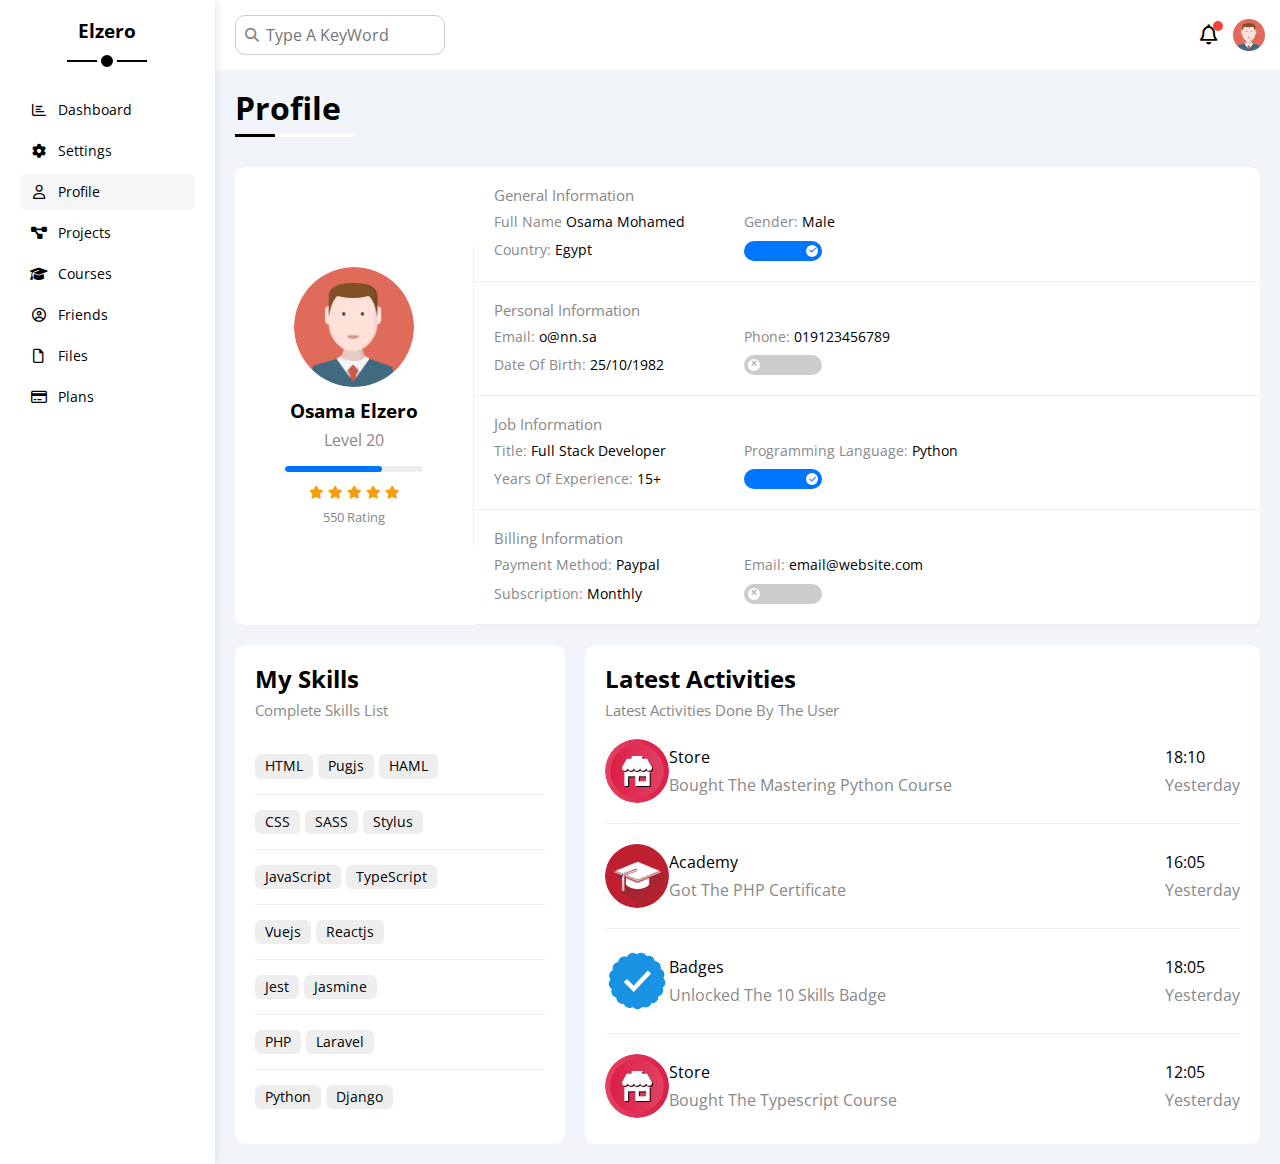
<file: profile.html>
<!DOCTYPE html>
<html lang="en">
  <head>
    <meta charset="UTF-8" />
    <meta name="viewport" content="width=device-width, initial-scale=1.0" />
    <title>Profile</title>
    <link rel="stylesheet" href="css/normalize.css" />
    <link rel="stylesheet" href="css/all.min.css" />
    <link rel="stylesheet" href="css/framework.css" />
    <link rel="stylesheet" href="css/master.css" />
    <link rel="preconnect" href="https://fonts.googleapis.com" />
    <link rel="preconnect" href="https://fonts.gstatic.com" crossorigin />
    <link
      href="https://fonts.googleapis.com/css2?family=Open+Sans:ital,wght@0,300..800;1,300..800&display=swap"
      rel="stylesheet"
    />
  </head>
  <body>
    <div class="page d-flex">
      <!-- Start Sidebar -->
      <div class="sidebar bg-white p-20 p-relative">
        <h3 class="p-relative txt-c mt-0">Elzero</h3>
        <ul>
          <li>
            <a
              class="d-flex align-center fs-14 c-black rad-6 p-10"
              href="index.html"
            >
              <i class="fa-regular fa-chart-bar fa-fw"></i>
              <!-- <i class="fa-solid fa-house fa-fw"></i> -->
              <span>Dashboard</span>
            </a>
          </li>
          <li>
            <a
              class="d-flex align-center fs-14 c-black rad-6 p-10"
              href="settings.html"
            >
              <i class="fa-solid fa-gear fa-fw"></i>
              <span>Settings</span>
            </a>
          </li>
          <li>
            <a
              class="active d-flex align-center fs-14 c-black rad-6 p-10"
              href="profile.html"
            >
              <i class="fa-regular fa-user fa-fw"></i>
              <span>Profile</span>
            </a>
          </li>
          <li>
            <a
              class="d-flex align-center fs-14 c-black rad-6 p-10"
              href="projects.html"
            >
              <i class="fa-solid fa-diagram-project fa-fw"></i>
              <span>Projects</span>
            </a>
          </li>
          <li>
            <a
              class="d-flex align-center fs-14 c-black rad-6 p-10"
              href="courses.html"
            >
              <i class="fa-solid fa-graduation-cap fa-fw"></i>
              <span>Courses</span>
            </a>
          </li>
          <li>
            <a
              class="d-flex align-center fs-14 c-black rad-6 p-10"
              href="friends.html"
            >
              <i class="fa-regular fa-circle-user fa-fw"></i>
              <span>Friends</span>
            </a>
          </li>
          <li>
            <a
              class="d-flex align-center fs-14 c-black rad-6 p-10"
              href="files.html"
            >
              <i class="fa-regular fa-file fa-fw"></i>
              <span>Files</span>
            </a>
          </li>
          <li>
            <a
              class="d-flex align-center fs-14 c-black rad-6 p-10"
              href="plans.html"
            >
              <i class="fa-regular fa-credit-card fa-fw"></i>
              <span>Plans</span>
            </a>
          </li>
        </ul>
      </div>
      <!-- End Sidebar -->
      <!-- Start Content -->
      <div class="content w-full">
        <!-- Start Head -->
        <div class="head bg-white p-15 between-flex">
          <div class="search p-relative">
            <input class="p-10" type="search" placeholder="Type A KeyWord" />
          </div>
          <div class="icons d-flex align-center">
            <span class="notification p-relative">
              <i class="fa-regular fa-bell fa-lg"></i>
            </span>
            <img src="images/avatar.png" alt="" />
          </div>
        </div>
        <!-- End Head -->
        <h1 class="p-relative">Profile</h1>
        <div class="profile-page m-20">
          <!-- Start Overview -->
          <div class="overview bg-white rad-10 d-flex align-center">
            <div class="avatar-box txt-c p-20">
              <img class="rad-half mb-10" src="images/avatar.png" alt="" />
              <h3 class="m-0">Osama Elzero</h3>
              <p class="c-grey mt-10">Level 20</p>
              <div class="level rad-6 bg-eee p-relative">
                <span style="width: 70%"></span>
              </div>
              <div class="rating mt-10 mb-10">
                <i class="fa-solid fa-star c-orange fs-13"></i>
                <i class="fa-solid fa-star c-orange fs-13"></i>
                <i class="fa-solid fa-star c-orange fs-13"></i>
                <i class="fa-solid fa-star c-orange fs-13"></i>
                <i class="fa-solid fa-star c-orange fs-13"></i>
              </div>
              <p class="c-grey m-0 fs-13">550 Rating</p>
            </div>
            <div class="info-box w-full txt-c-mobile">
              <!-- Start Information Row -->
              <div class="box p-20 d-flex align-center">
                <h4 class="c-grey fs-15 m-0 w-full">General Information</h4>
                <div class="fs-14">
                  <span class="c-grey">Full Name</span>
                  <span>Osama Mohamed</span>
                </div>
                <div class="fs-14">
                  <span class="c-grey">Gender:</span>
                  <span>Male</span>
                </div>
                <div class="fs-14">
                  <span class="c-grey">Country:</span>
                  <span>Egypt</span>
                </div>
                <div class="fs-14">
                  <label>
                    <input class="toggle-checkbox" type="checkbox" checked />
                    <div class="toggle-switch"></div>
                  </label>
                </div>
              </div>
              <!-- End Information Row -->
              <!-- Start Information Row -->
              <div class="box p-20 d-flex align-center">
                <h4 class="c-grey w-full fs-15 m-0">Personal Information</h4>
                <div class="fs-14">
                  <span class="c-grey">Email:</span>
                  <span>o@nn.sa</span>
                </div>
                <div class="fs-14">
                  <span class="c-grey">Phone:</span>
                  <span>019123456789</span>
                </div>
                <div class="fs-14">
                  <span class="c-grey">Date Of Birth:</span>
                  <span>25/10/1982</span>
                </div>
                <div class="fs-14">
                  <label>
                    <input class="toggle-checkbox" type="checkbox" />
                    <div class="toggle-switch"></div>
                  </label>
                </div>
              </div>
              <!-- End Information Row -->
              <!-- Start Information Row -->
              <div class="box p-20 d-flex align-center">
                <h4 class="c-grey w-full fs-15 m-0">Job Information</h4>
                <div class="fs-14">
                  <span class="c-grey">Title:</span>
                  <span>Full Stack Developer</span>
                </div>
                <div class="fs-14">
                  <span class="c-grey">Programming Language:</span>
                  <span>Python</span>
                </div>
                <div class="fs-14">
                  <span class="c-grey">Years Of Experience:</span>
                  <span>15+</span>
                </div>
                <div class="fs-14">
                  <label>
                    <input class="toggle-checkbox" type="checkbox" checked />
                    <div class="toggle-switch"></div>
                  </label>
                </div>
              </div>
              <!-- End Information Row -->
              <!-- Start Information Row -->
              <div class="box p-20 d-flex align-center">
                <h4 class="c-grey w-full fs-15 m-0">Billing Information</h4>
                <div class="fs-14">
                  <span class="c-grey">Payment Method:</span>
                  <span>Paypal</span>
                </div>
                <div class="fs-14">
                  <span class="c-grey">Email:</span>
                  <span>email@website.com</span>
                </div>
                <div class="fs-14">
                  <span class="c-grey">Subscription:</span>
                  <span>Monthly</span>
                </div>
                <div class="fs-14">
                  <label>
                    <input class="toggle-checkbox" type="checkbox" />
                    <div class="toggle-switch"></div>
                  </label>
                </div>
              </div>
              <!-- End Information Row -->
            </div>
          </div>
          <!-- End Overview -->
          <!-- Start Other Data -->
          <div class="other-data d-flex gap-20">
            <div class="skills-card p-20 bg-white rad-10 mt-20">
              <h2 class="mt-0 mb-10">My Skills</h2>
              <p class="mt-0 mb-20 c-grey fs-15">Complete Skills List</p>
              <ul class="m-0 txt-c-mobile">
                <li><span>HTML</span><span>Pugjs</span><span>HAML</span></li>
                <li><span>CSS</span><span>SASS</span><span>Stylus</span></li>
                <li><span>JavaScript</span><span>TypeScript</span></li>
                <li><span>Vuejs</span><span>Reactjs</span></li>
                <li><span>Jest</span><span>Jasmine</span></li>
                <li><span>PHP</span><span>Laravel</span></li>
                <li><span>Python</span><span>Django</span></li>
              </ul>
            </div>
            <div class="activities p-20 bg-white rad-10 mt-20">
              <h2 class="mt-0 mb-10">Latest Activities</h2>
              <p class="mt-0 mb-20 c-grey fs-15">
                Latest Activities Done By The User
              </p>
              <div class="activity d-flex align-center txt-c-mobile">
                <img src="images/activity-01.png" alt="">
                <div class="info">
                  <span class="d-block mb-10">Store</span>
                  <span class="c-grey">Bought The Mastering Python Course</span>
                </div>
                <div class="date">
                  <span class="d-block mb-10">18:10</span>
                  <span class="c-grey">Yesterday</span>
                </div>
              </div>
              <div class="activity d-flex align-center txt-c-mobile">
                <img decoding="async" src="images/activity-02.png" alt="" />
                <div class="info">
                  <span class="d-block mb-10">Academy</span>
                  <span class="c-grey">Got The PHP Certificate</span>
                </div>
                <div class="date">
                  <span class="d-block mb-10">16:05</span>
                  <span class="c-grey">Yesterday</span>
                </div>
              </div>
              <div class="activity d-flex align-center txt-c-mobile">
                <img decoding="async" src="images/activity-03.png" alt="" />
                <div class="info">
                  <span class="d-block mb-10">Badges</span>
                  <span class="c-grey">Unlocked The 10 Skills Badge</span>
                </div>
                <div class="date">
                  <span class="d-block mb-10">18:05</span>
                  <span class="c-grey">Yesterday</span>
                </div>
              </div>
              <div class="activity d-flex align-center txt-c-mobile">
                <img decoding="async" src="images/activity-01.png" alt="" />
                <div class="info">
                  <span class="d-block mb-10">Store</span>
                  <span class="c-grey">Bought The Typescript Course</span>
                </div>
                <div class="date">
                  <span class="d-block mb-10">12:05</span>
                  <span class="c-grey">Yesterday</span>
                </div>
              </div>
            </div>
          </div>
          <!-- End Other Data -->
        </div>
      </div>
      <!-- End Content -->
    </div>
  </body>
</html>
</file>
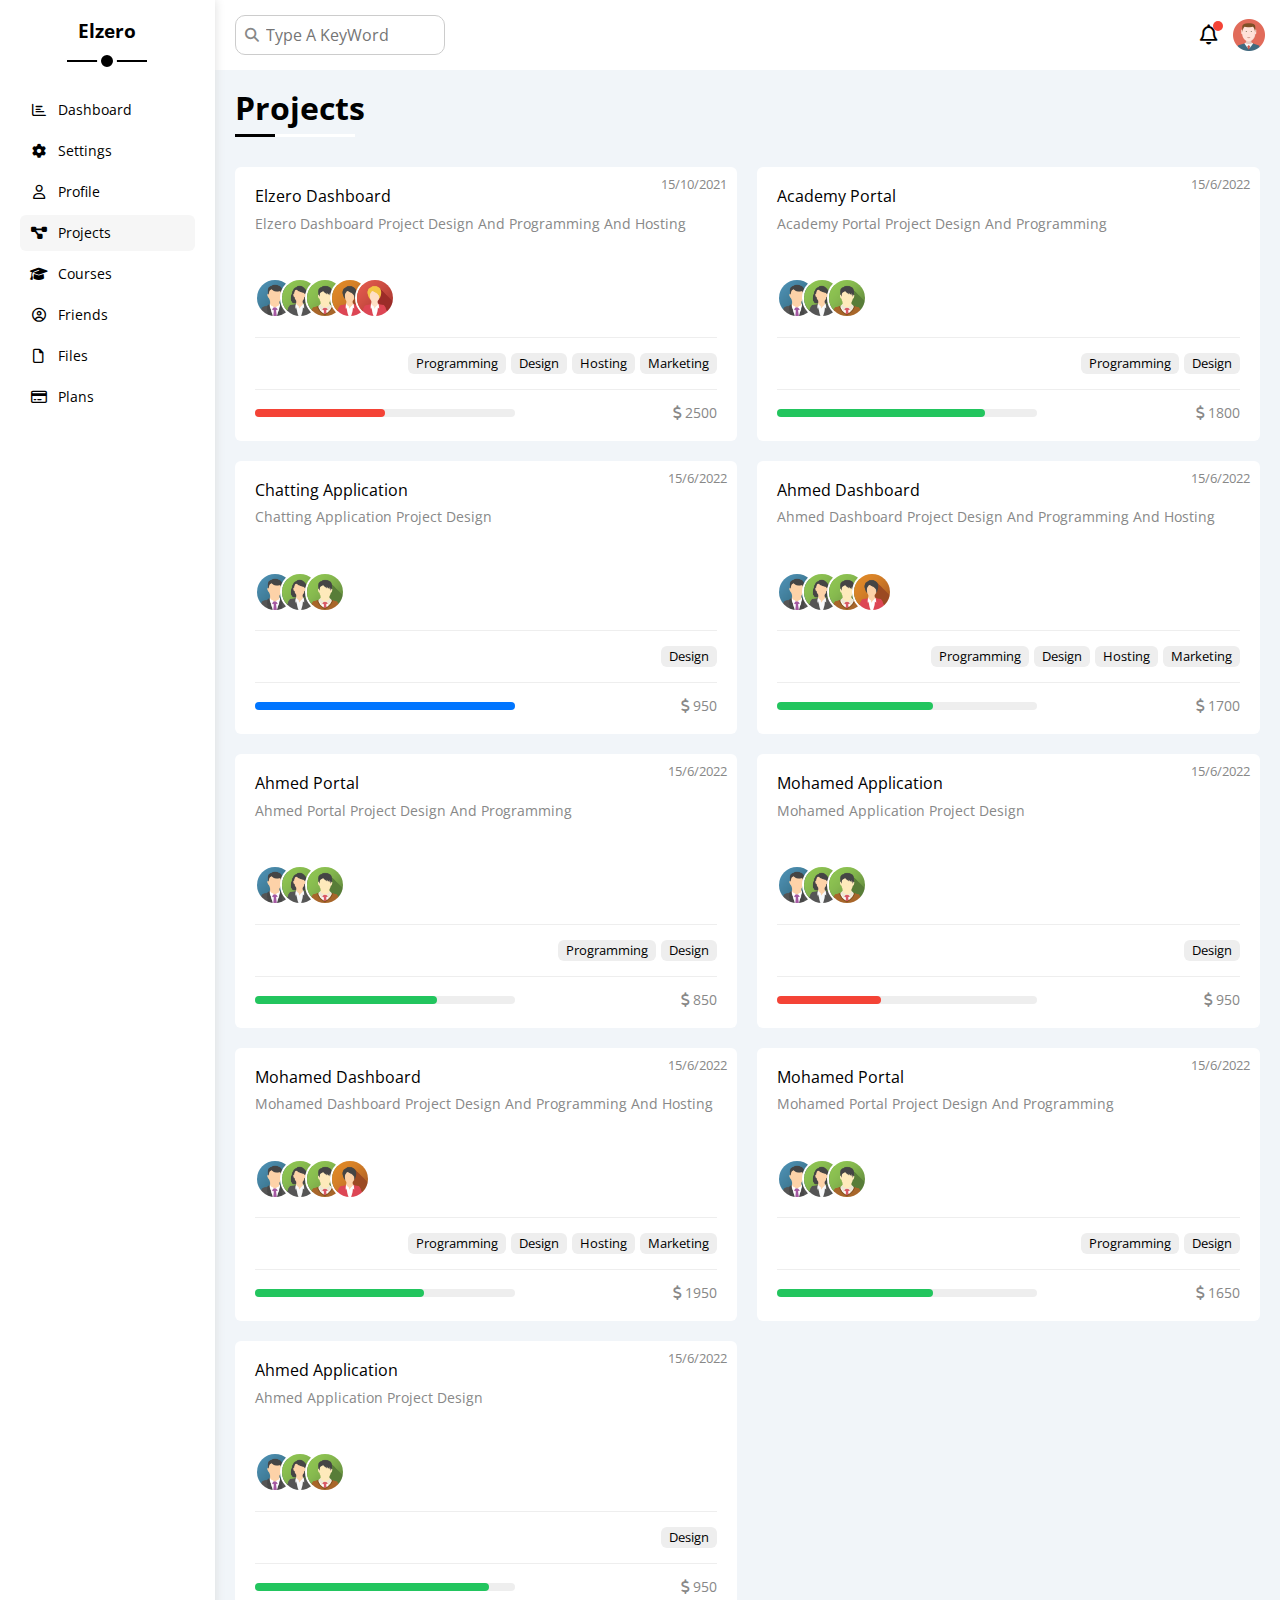
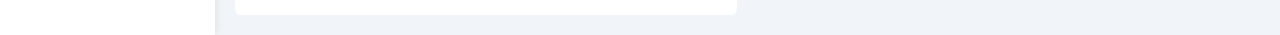
<file: projects.html>
<!DOCTYPE html>
<html lang="en">
  <head>
    <meta charset="UTF-8" />
    <meta name="viewport" content="width=device-width, initial-scale=1.0" />
    <title>Projects</title>
    <link rel="stylesheet" href="css/normalize.css" />
    <link rel="stylesheet" href="css/all.min.css" />
    <link rel="stylesheet" href="css/framework.css" />
    <link rel="stylesheet" href="css/master.css" />
    <link rel="preconnect" href="https://fonts.googleapis.com" />
    <link rel="preconnect" href="https://fonts.gstatic.com" crossorigin />
    <link
      href="https://fonts.googleapis.com/css2?family=Open+Sans:ital,wght@0,300..800;1,300..800&display=swap"
      rel="stylesheet"
    />
  </head>
  <body>
    <div class="page d-flex">
      <!-- Start Sidebar -->
      <div class="sidebar bg-white p-20 p-relative">
        <h3 class="p-relative txt-c mt-0">Elzero</h3>
        <ul>
          <li>
            <a
              class="d-flex align-center fs-14 c-black rad-6 p-10"
              href="index.html"
            >
              <i class="fa-regular fa-chart-bar fa-fw"></i>
              <!-- <i class="fa-solid fa-house fa-fw"></i> -->
              <span>Dashboard</span>
            </a>
          </li>
          <li>
            <a
              class="d-flex align-center fs-14 c-black rad-6 p-10"
              href="settings.html"
            >
              <i class="fa-solid fa-gear fa-fw"></i>
              <span>Settings</span>
            </a>
          </li>
          <li>
            <a
              class="d-flex align-center fs-14 c-black rad-6 p-10"
              href="profile.html"
            >
              <i class="fa-regular fa-user fa-fw"></i>
              <span>Profile</span>
            </a>
          </li>
          <li>
            <a
              class="active d-flex align-center fs-14 c-black rad-6 p-10"
              href="projects.html"
            >
              <i class="fa-solid fa-diagram-project fa-fw"></i>
              <span>Projects</span>
            </a>
          </li>
          <li>
            <a
              class="d-flex align-center fs-14 c-black rad-6 p-10"
              href="courses.html"
            >
              <i class="fa-solid fa-graduation-cap fa-fw"></i>
              <span>Courses</span>
            </a>
          </li>
          <li>
            <a
              class="d-flex align-center fs-14 c-black rad-6 p-10"
              href="friends.html"
            >
              <i class="fa-regular fa-circle-user fa-fw"></i>
              <span>Friends</span>
            </a>
          </li>
          <li>
            <a
              class="d-flex align-center fs-14 c-black rad-6 p-10"
              href="files.html"
            >
              <i class="fa-regular fa-file fa-fw"></i>
              <span>Files</span>
            </a>
          </li>
          <li>
            <a
              class="d-flex align-center fs-14 c-black rad-6 p-10"
              href="plans.html"
            >
              <i class="fa-regular fa-credit-card fa-fw"></i>
              <span>Plans</span>
            </a>
          </li>
        </ul>
      </div>
      <!-- End Sidebar -->
      <!-- Start Content -->
      <div class="content w-full">
        <!-- Start Head -->
        <div class="head bg-white p-15 between-flex">
          <div class="search p-relative">
            <input class="p-10" type="search" placeholder="Type A KeyWord" />
          </div>
          <div class="icons d-flex align-center">
            <span class="notification p-relative">
              <i class="fa-regular fa-bell fa-lg"></i>
            </span>
            <img src="images/avatar.png" alt="" />
          </div>
        </div>
        <!-- End Head -->
        <h1 class="p-relative">Projects</h1>
        <div class="projects-page d-grid m-20 gap-20">
          <div class="project bg-white p-20 rad-6 p-relative">
            <span class="date fs-13 c-grey">15/10/2021</span>
            <h4 class="m-0">Elzero Dashboard</h4>
            <p class="c-grey mt-10 mb-10 fs-14">Elzero Dashboard Project Design And Programming And Hosting</p>
            <div class="team">
                <a href="#"><img src="images/team-01.png" alt=""></a>
                <a href="#"><img src="images/team-02.png" alt=""></a>
                <a href="#"><img src="images/team-03.png" alt=""></a>
                <a href="#"><img src="images/team-04.png" alt=""></a>
                <a href="#"><img src="images/team-05.png" alt=""></a>
            </div>
            <div class="do d-flex">
                <span class="fs-13 rad-6 bg-eee">Programming</span>
                <span class="fs-13 rad-6 bg-eee">Design</span>
                <span class="fs-13 rad-6 bg-eee">Hosting</span>
                <span class="fs-13 rad-6 bg-eee">Marketing</span>
            </div>
            <div class="info between-flex">
                <div class="prog bg-eee">
                    <span class="bg-red" style="width: 50%;"></span>
                </div>
                <div class="fs-14 c-grey">
                    <i class="fa-solid fa-dollar-sign"></i>
                    2500
                </div>
            </div>
          </div>
          <div class="project bg-white p-20 rad-6 p-relative">
            <span class="date fs-13 c-grey">15/6/2022</span>
            <h4 class="m-0">Academy Portal</h4>
            <p class="c-grey mt-10 mb-10 fs-14">Academy Portal Project Design And Programming</p>
            <div class="team">
              <a href="#"><img decoding="async" src="images/team-01.png" alt="" /></a>
              <a href="#"><img decoding="async" src="images/team-02.png" alt="" /></a>
              <a href="#"><img decoding="async" src="images/team-03.png" alt="" /></a>
            </div>
            <div class="do d-flex">
              <span class="fs-13 rad-6 bg-eee">Programming</span>
              <span class="fs-13 rad-6 bg-eee">Design</span>
            </div>
            <div class="info between-flex">
              <div class="prog bg-eee">
                <span class="bg-green" style="width: 80%"></span>
              </div>
              <div class="fs-14 c-grey">
                <i class="fa-solid fa-dollar-sign"></i>
                1800
              </div>
            </div>
          </div>
          <div class="project bg-white p-20 rad-6 p-relative">
            <span class="date fs-13 c-grey">15/6/2022</span>
            <h4 class="m-0">Chatting Application</h4>
            <p class="c-grey mt-10 mb-10 fs-14">Chatting Application Project Design</p>
            <div class="team">
              <a href="#"><img decoding="async" src="images/team-01.png" alt="" /></a>
              <a href="#"><img decoding="async" src="images/team-02.png" alt="" /></a>
              <a href="#"><img decoding="async" src="images/team-03.png" alt="" /></a>
            </div>
            <div class="do d-flex">
              <span class="fs-13 rad-6 bg-eee">Design</span>
            </div>
            <div class="info between-flex">
              <div class="prog bg-eee">
                <span class="bg-blue" style="width: 100%"></span>
              </div>
              <div class="fs-14 c-grey">
                <i class="fa-solid fa-dollar-sign"></i>
                950
              </div>
            </div>
          </div>
          <div class="project bg-white p-20 rad-6 p-relative">
            <span class="date fs-13 c-grey">15/6/2022</span>
            <h4 class="m-0">Ahmed Dashboard</h4>
            <p class="c-grey mt-10 mb-10 fs-14">Ahmed Dashboard Project Design And Programming And Hosting</p>
            <div class="team">
              <a href="#"><img decoding="async" src="images/team-01.png" alt="" /></a>
              <a href="#"><img decoding="async" src="images/team-02.png" alt="" /></a>
              <a href="#"><img decoding="async" src="images/team-03.png" alt="" /></a>
              <a href="#"><img decoding="async" src="images/team-04.png" alt="" /></a>
            </div>
            <div class="do d-flex">
              <span class="fs-13 rad-6 bg-eee">Programming</span>
              <span class="fs-13 rad-6 bg-eee">Design</span>
              <span class="fs-13 rad-6 bg-eee">Hosting</span>
              <span class="fs-13 rad-6 bg-eee">Marketing</span>
            </div>
            <div class="info between-flex">
              <div class="prog bg-eee">
                <span class="bg-green" style="width: 60%"></span>
              </div>
              <div class="fs-14 c-grey">
                <i class="fa-solid fa-dollar-sign"></i>
                1700
              </div>
            </div>
          </div>
          <div class="project bg-white p-20 rad-6 p-relative">
            <span class="date fs-13 c-grey">15/6/2022</span>
            <h4 class="m-0">Ahmed Portal</h4>
            <p class="c-grey mt-10 mb-10 fs-14">Ahmed Portal Project Design And Programming</p>
            <div class="team">
              <a href="#"><img decoding="async" src="images/team-01.png" alt="" /></a>
              <a href="#"><img decoding="async" src="images/team-02.png" alt="" /></a>
              <a href="#"><img decoding="async" src="images/team-03.png" alt="" /></a>
            </div>
            <div class="do d-flex">
              <span class="fs-13 rad-6 bg-eee">Programming</span>
              <span class="fs-13 rad-6 bg-eee">Design</span>
            </div>
            <div class="info between-flex">
              <div class="prog bg-eee">
                <span class="bg-green" style="width: 70%"></span>
              </div>
              <div class="fs-14 c-grey">
                <i class="fa-solid fa-dollar-sign"></i>
                850
              </div>
            </div>
          </div>
          <div class="project bg-white p-20 rad-6 p-relative">
            <span class="date fs-13 c-grey">15/6/2022</span>
            <h4 class="m-0">Mohamed Application</h4>
            <p class="c-grey mt-10 mb-10 fs-14">Mohamed Application Project Design</p>
            <div class="team">
              <a href="#"><img decoding="async" src="images/team-01.png" alt="" /></a>
              <a href="#"><img decoding="async" src="images/team-02.png" alt="" /></a>
              <a href="#"><img decoding="async" src="images/team-03.png" alt="" /></a>
            </div>
            <div class="do d-flex">
              <span class="fs-13 rad-6 bg-eee">Design</span>
            </div>
            <div class="info between-flex">
              <div class="prog bg-eee">
                <span class="bg-red" style="width: 40%"></span>
              </div>
              <div class="fs-14 c-grey">
                <i class="fa-solid fa-dollar-sign"></i>
                950
              </div>
            </div>
          </div>
          <div class="project bg-white p-20 rad-6 p-relative">
            <span class="date fs-13 c-grey">15/6/2022</span>
            <h4 class="m-0">Mohamed Dashboard</h4>
            <p class="c-grey mt-10 mb-10 fs-14">Mohamed Dashboard Project Design And Programming And Hosting</p>
            <div class="team">
              <a href="#"><img decoding="async" src="images/team-01.png" alt="" /></a>
              <a href="#"><img decoding="async" src="images/team-02.png" alt="" /></a>
              <a href="#"><img decoding="async" src="images/team-03.png" alt="" /></a>
              <a href="#"><img decoding="async" src="images/team-04.png" alt="" /></a>
            </div>
            <div class="do d-flex">
              <span class="fs-13 rad-6 bg-eee">Programming</span>
              <span class="fs-13 rad-6 bg-eee">Design</span>
              <span class="fs-13 rad-6 bg-eee">Hosting</span>
              <span class="fs-13 rad-6 bg-eee">Marketing</span>
            </div>
            <div class="info between-flex">
              <div class="prog bg-eee">
                <span class="bg-green" style="width: 65%"></span>
              </div>
              <div class="fs-14 c-grey">
                <i class="fa-solid fa-dollar-sign"></i>
                1950
              </div>
            </div>
          </div>
          <div class="project bg-white p-20 rad-6 p-relative">
            <span class="date fs-13 c-grey">15/6/2022</span>
            <h4 class="m-0">Mohamed Portal</h4>
            <p class="c-grey mt-10 mb-10 fs-14">Mohamed Portal Project Design And Programming</p>
            <div class="team">
              <a href="#"><img decoding="async" src="images/team-01.png" alt="" /></a>
              <a href="#"><img decoding="async" src="images/team-02.png" alt="" /></a>
              <a href="#"><img decoding="async" src="images/team-03.png" alt="" /></a>
            </div>
            <div class="do d-flex">
              <span class="fs-13 rad-6 bg-eee">Programming</span>
              <span class="fs-13 rad-6 bg-eee">Design</span>
            </div>
            <div class="info between-flex">
              <div class="prog bg-eee">
                <span class="bg-green" style="width: 60%"></span>
              </div>
              <div class="fs-14 c-grey">
                <i class="fa-solid fa-dollar-sign"></i>
                1650
              </div>
            </div>
          </div>
          <div class="project bg-white p-20 rad-6 p-relative">
            <span class="date fs-13 c-grey">15/6/2022</span>
            <h4 class="m-0">Ahmed Application</h4>
            <p class="c-grey mt-10 mb-10 fs-14">Ahmed Application Project Design</p>
            <div class="team">
              <a href="#"><img decoding="async" src="images/team-01.png" alt="" /></a>
              <a href="#"><img decoding="async" src="images/team-02.png" alt="" /></a>
              <a href="#"><img decoding="async" src="images/team-03.png" alt="" /></a>
            </div>
            <div class="do d-flex">
              <span class="fs-13 rad-6 bg-eee">Design</span>
            </div>
            <div class="info between-flex">
              <div class="prog bg-eee">
                <span class="bg-green" style="width: 90%"></span>
              </div>
              <div class="fs-14 c-grey">
                <i class="fa-solid fa-dollar-sign"></i>
                950
              </div>
            </div>
          </div>
        </div>
      </div>
      <!-- End Content -->
    </div>
  </body>
</html>
</file>
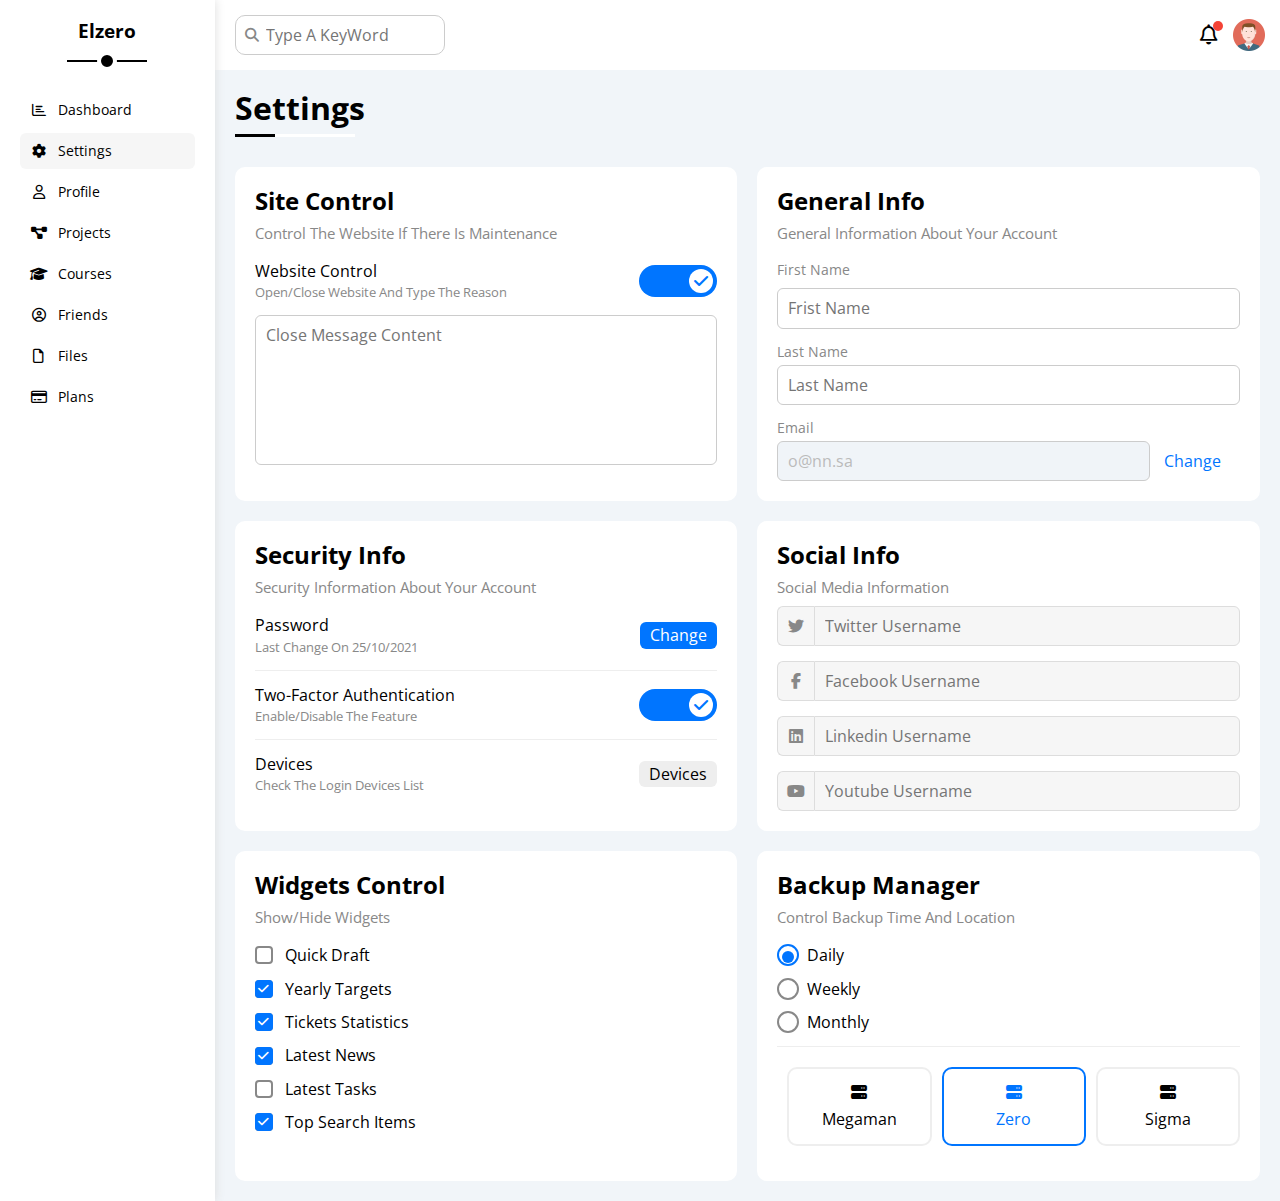
<file: settings.html>
<!DOCTYPE html>
<html lang="en">
  <head>
    <meta charset="UTF-8" />
    <meta name="viewport" content="width=device-width, initial-scale=1.0" />
    <title>Settings</title>
    <link rel="stylesheet" href="css/normalize.css" />
    <link rel="stylesheet" href="css/all.min.css" />
    <link rel="stylesheet" href="css/framework.css" />
    <link rel="stylesheet" href="css/master.css" />
    <link rel="preconnect" href="https://fonts.googleapis.com" />
    <link rel="preconnect" href="https://fonts.gstatic.com" crossorigin />
    <link
      href="https://fonts.googleapis.com/css2?family=Open+Sans:ital,wght@0,300..800;1,300..800&display=swap"
      rel="stylesheet"
    />
  </head>
  <body>
    <div class="page d-flex">
      <!-- Start Sidebar -->
      <div class="sidebar bg-white p-20 p-relative">
        <h3 class="p-relative txt-c mt-0">Elzero</h3>
        <ul>
          <li>
            <a
              class="d-flex align-center fs-14 c-black rad-6 p-10"
              href="index.html"
            >
              <i class="fa-regular fa-chart-bar fa-fw"></i>
              <!-- <i class="fa-solid fa-house fa-fw"></i> -->
              <span>Dashboard</span>
            </a>
          </li>
          <li>
            <a
              class="active d-flex align-center fs-14 c-black rad-6 p-10"
              href="settings.html"
            >
              <i class="fa-solid fa-gear fa-fw"></i>
              <span>Settings</span>
            </a>
          </li>
          <li>
            <a
              class="d-flex align-center fs-14 c-black rad-6 p-10"
              href="profile.html"
            >
              <i class="fa-regular fa-user fa-fw"></i>
              <span>Profile</span>
            </a>
          </li>
          <li>
            <a
              class="d-flex align-center fs-14 c-black rad-6 p-10"
              href="projects.html"
            >
              <i class="fa-solid fa-diagram-project fa-fw"></i>
              <span>Projects</span>
            </a>
          </li>
          <li>
            <a
              class="d-flex align-center fs-14 c-black rad-6 p-10"
              href="courses.html"
            >
              <i class="fa-solid fa-graduation-cap fa-fw"></i>
              <span>Courses</span>
            </a>
          </li>
          <li>
            <a
              class="d-flex align-center fs-14 c-black rad-6 p-10"
              href="friends.html"
            >
              <i class="fa-regular fa-circle-user fa-fw"></i>
              <span>Friends</span>
            </a>
          </li>
          <li>
            <a
              class="d-flex align-center fs-14 c-black rad-6 p-10"
              href="files.html"
            >
              <i class="fa-regular fa-file fa-fw"></i>
              <span>Files</span>
            </a>
          </li>
          <li>
            <a
              class="d-flex align-center fs-14 c-black rad-6 p-10"
              href="plans.html"
            >
              <i class="fa-regular fa-credit-card fa-fw"></i>
              <span>Plans</span>
            </a>
          </li>
        </ul>
      </div>
      <!-- End Sidebar -->
      <!-- Start Content -->
      <div class="content w-full">
        <!-- Start Head -->
        <div class="head bg-white p-15 between-flex">
          <div class="search p-relative">
            <input class="p-10" type="search" placeholder="Type A KeyWord" />
          </div>
          <div class="icons d-flex align-center">
            <span class="notification p-relative">
              <i class="fa-regular fa-bell fa-lg"></i>
            </span>
            <img src="images/avatar.png" alt="" />
          </div>
        </div>
        <!-- End Head -->
        <h1 class="p-relative">Settings</h1>
        <div class="settings-page m-20 d-grid gap-20">
          <!-- Start Settings Box -->
          <div class="p-20 bg-white rad-10">
            <h2 class="mt-0 mb-10">Site Control</h2>
            <p class="mt-0 mb-20 c-grey fs-15">
              Control The Website If There Is Maintenance
            </p>
            <div class="mb-15 between-flex">
              <div>
                <span>Website Control</span>
                <p class="c-grey mt-5 mb-0 fs-13">
                  Open/Close Website And Type The Reason
                </p>
              </div>
              <div>
                <label>
                  <input class="toggle-checkbox" type="checkbox" checked />
                  <div class="toggle-switch"></div>
                </label>
              </div>
            </div>
            <textarea
              class="close-message p-10 d-block w-full rad-6"
              placeholder="Close Message Content"
            ></textarea>
          </div>
          <!-- End Settings Box -->
          <!-- Start General Info box -->
          <div class="p-20 bg-white rad-10">
            <h2 class="mt-0 mb-10">General Info</h2>
            <p class="mt-0 mb-20 c-grey fs-15">
              General Information About Your Account
            </p>
            <div class="mb-15">
              <label class="fs-14 c-grey d-block mb-10" for="first"
                >First Name</label
              >
              <input
                class="b-none border-ccc p-10 rad-6 d-block w-full"
                type="text"
                id="first"
                placeholder="Frist Name"
              />
            </div>
            <div class="mb-15">
              <label class="fs-14 c-grey d-block mb-5" for="last"
                >Last Name</label
              >
              <input
                class="b-none border-ccc p-10 rad-6 d-block w-full"
                id="last"
                type="text"
                placeholder="Last Name"
              />
            </div>
            <div>
              <label class="fs-14 c-grey d-block mb-5" for="email">Email</label>
              <input
                class="email b-none border-ccc p-10 rad-6 w-full mr-10"
                id="email"
                type="email"
                value="o@nn.sa"
                disabled
              />
              <a class="c-blue" href="#">Change</a>
            </div>
          </div>
          <!-- End General Info box -->
          <!-- Start Security Box -->
          <div class="p-20 bg-white rad-10">
            <h2 class="mt-0 mb-10">Security Info</h2>
            <p class="mt-0 mb-20 c-grey fs-15">
              Security Information About Your Account
            </p>
            <div class="sec-box mb-15 between-flex">
              <div>
                <span>Password</span>
                <p class="c-grey mt-5 mb-0 fs-13">Last Change On 25/10/2021</p>
              </div>
              <a class="button bg-blue c-white btn-shape" href="#">Change</a>
            </div>
            <div class="sec-box mb-15 between-flex">
              <div>
                <span>Two-Factor Authentication</span>
                <p class="c-grey mt-5 mb-0 fs-13">Enable/Disable The Feature</p>
              </div>
              <div>
                <label>
                  <input class="toggle-checkbox" type="checkbox" checked />
                  <div class="toggle-switch"></div>
                </label>
              </div>
            </div>
            <div class="sec-box between-flex">
              <div>
                <span>Devices</span>
                <p class="c-grey mt-5 mb-0 fs-13">
                  Check The Login Devices List
                </p>
              </div>
              <a class="bg-eee c-black btn-shape" href="#">Devices</a>
            </div>
          </div>
          <!-- End Security Box -->
          <!-- Start Social Info box -->
          <div class="social-boxes p-20 bg-white rad-10">
            <h2 class="mt-0 mb-10">Social Info</h2>
            <p class="mt-0 mb-10 c-grey fs-15">Social Media Information</p>
            <div class="d-flex align-center mb-15">
              <i class="fa-brands fa-twitter center-flex c-grey"></i>
              <input
                class="w-full"
                type="text"
                placeholder="Twitter Username"
              />
            </div>
            <div class="d-flex align-center mb-15">
              <i class="fa-brands fa-facebook-f center-flex c-grey"></i>
              <input
                class="w-full"
                type="text"
                placeholder="Facebook Username"
              />
            </div>
            <div class="d-flex align-center mb-15">
              <i class="fa-brands fa-linkedin center-flex c-grey"></i>
              <input
                class="w-full"
                type="text"
                placeholder="Linkedin Username"
              />
            </div>
            <div class="d-flex align-center">
              <i class="fa-brands fa-youtube center-flex c-grey"></i>
              <input
                class="w-full"
                type="text"
                placeholder="Youtube Username"
              />
            </div>
          </div>
          <!-- End Social Info Box -->
          <!-- Start Custom Checkbox Box -->
          <div class="widgets-control p-20 bg-white rad-10">
            <h2 class="mt-0 mb-10">Widgets Control</h2>
            <p class="mt-0 mb-20 c-grey fs-15">Show/Hide Widgets</p>
            <div class="control d-flex align-center mb-15">
              <input type="checkbox" id="one" />
              <label for="one">Quick Draft</label>
            </div>
            <div class="control d-flex align-center mb-15">
              <input type="checkbox" id="two" checked />
              <label for="two">Yearly Targets</label>
            </div>
            <div class="control d-flex align-center mb-15">
              <input type="checkbox" id="three" checked />
              <label for="three">Tickets Statistics</label>
            </div>
            <div class="control d-flex align-center mb-15">
              <input type="checkbox" id="four" checked />
              <label for="four">Latest News</label>
            </div>
            <div class="control d-flex align-center mb-15">
              <input type="checkbox" id="five" />
              <label for="five">Latest Tasks</label>
            </div>
            <div class="control d-flex align-center mb-15">
              <input type="checkbox" id="six" checked />
              <label for="six">Top Search Items</label>
            </div>
          </div>
          <!-- End Custom Checkbox Box -->
          <!-- Start Backup Manager Box -->
          <div class="backup-control p-20 bg-white rad-10">
            <h2 class="mt-0 mb-10">Backup Manager</h2>
            <p class="mt-0 mb-20 c-grey fs-15">
              Control Backup Time And Location
            </p>
            <div class="date d-flex align-center mb-15">
              <input type="radio" name="time" id="daily" checked />
              <label for="daily">Daily</label>
            </div>
            <div class="date d-flex align-center mb-15">
              <input type="radio" name="time" id="weekly" />
              <label for="weekly">Weekly</label>
            </div>
            <div class="date d-flex align-center mb-15">
              <input type="radio" name="time" id="monthly" />
              <label for="monthly">Monthly</label>
            </div>
            <div class="servers d-flex align-center txt-c">
              <input type="radio" name="servers" id="server-one" />
              <div class="server mb-15 rad-10 w-full">
                <label class="d-block m-15" for="server-one">
                  <i class="fa-solid fa-server d-block mb-10"></i>
                  Megaman
                </label>
              </div>
              <input type="radio" name="servers" id="server-two" checked />
              <div class="server mb-15 rad-10 w-full">
                <label class="d-block m-15" for="server-two">
                  <i class="fa-solid fa-server d-block mb-10"></i>
                  Zero
                </label>
              </div>
              <input type="radio" name="servers" id="server-three" />
              <div class="server mb-15 rad-10 w-full">
                <label class="d-block m-15" for="server-three">
                  <i class="fa-solid fa-server d-block mb-10"></i>
                  Sigma
                </label>
              </div>
            </div>
          </div>
          <!-- End Backup Manager Box -->
        </div>
      </div>
      <!-- End Content -->
    </div>
  </body>
</html>
</file>
<file: css/framework.css>
:root {
  --blue-color: #0075ff;
  --blue-alt-color: #0d69d5;
  --orange-color: #f59e0b;
  --green-color: #22c55e;
  --red-color: #f44336;
  --grey-color: #888;
}
/* Start Box */
.d-flex {
  display: flex;
}
.align-center {
  align-items: center;
}
.space-between {
  justify-content: space-between;
}
.f-wrap {
  flex-wrap: wrap;
}
.d-grid {
  display: grid;
}
.gap-20 {
  gap: 20px;
}
.d-block {
    display: block;
}
@media (max-width: 767px) {
  .block-mobile {
    display: block;
  }
  .hide-mobile {
    display: none;
  }
}
/* End Box */
/* Start Padding + Margin */
.p-10 {
  padding: 10px;
}
.p-15 {
  padding: 15px;
}
.p-20 {
  padding: 20px;
}
.pt-10 {
  padding-top: 10px;
}
.pt-15 {
  padding-top: 15px;
}
.pt-20 {
  padding-top: 20px;
}
.pb-10 {
  padding-bottom: 10px;
}
.pb-15 {
  padding-bottom: 15px;
}
.pb-20 {
  padding-bottom: 20px;
}
.pl-15 {
  padding-left: 15px;
}
.m-0 {
  margin: 0;
}
.m-15 {
  margin: 15px;
}
.m-20 {
  margin: 20px;
}
.mt-0 {
  margin-top: 0;
}
.mt-5 {
  margin-top: 5px;
}
.mt-10 {
    margin-top: 10px;
}
.mt-15 {
    margin-top: 15px;
}
.mt-20 {
  margin-top: 20px;
}
.mt-25 {
  margin-top: 25px;
}
.mr-10 {
  margin-right: 10px;
}
.mr-15 {
  margin-right: 15px;
}
.mb-0 {
  margin-bottom: 0px;
}
.mb-5 {
  margin-bottom: 5px;
}
.mb-10 {
  margin-bottom: 10px;
}
.mb-15 {
  margin-bottom: 15px;
}
.mb-20 {
  margin-bottom: 20px;
}
.mb-25 {
  margin-bottom: 25px;
}
/* End Padding + Margin */
/* Start color */
.bg-white {
  background-color: white;
}
.bg-eee {
  background-color: #eee;
}
.bg-blue {
    background-color: var(--blue-color);
}
.bg-orange {
  background-color: var(--orange-color);
}
.bg-green {
  background-color: var(--green-color);
}
.bg-red {
  background-color: var(--red-color);
}
.c-black {
  color: black;
}
.c-grey {
  color: var(--grey-color);
}
.c-white {
    color: white;
}
.c-blue {
  color: var(--blue-color);
}
.c-orange { 
  color: var(--orange-color);
}
.c-green {
  color: var(--green-color);
}
.c-red {
  color: var(--red-color);
}
/* End color */
/* Start Position */
.p-relative {
  position: relative;
}
.p-absolute {
  position: absolute;
}
/* End Position */
/* Start font */
.txt-c {
  text-align: center;
}
.fs-13 {
  font-size: 13px;
}
.fs-14 {
  font-size: 14px;
}
.fs-15 {
  font-size: 15px;
}
.fs-25 {
  font-size: 25px;
}
.fw-bold {
  font-weight: bold;
}
@media (max-width: 767px) {
  .txt-c-mobile {
    text-align: center;
  }
}
/* End font */
/* Start Border */
.rad-6 {
  border-radius: 6px;
}
.rad-10 {
  border-radius: 10px;
}
.rad-half {
  border-radius: 50%;
}
.b-none {
  border: none;
}
.border-ccc {
  border: 1px solid #ccc;
}
.border-eee {
  border: 1px solid #eee;
}
/* End Border */
/* Start Width + Height */
.w-full {
  width: 100%;
}
.w-fit {
    width: fit-content;
}
.h-full {
  height: 100%;
}
.w-100 {
  width: 100px;
}
.h-100 {
  height: 100px;
}
/* End Width + Height */
/* Start Components */
.between-flex {
  display: flex;
  align-items: center;
  justify-content: space-between;
}
.center-flex {
  display: flex;
  align-items: center;
  justify-content: center;
}
.btn-shape {
  padding: 4px 10px;
  border-radius: 6px;
}
/* End Components */
</file>
<file: css/master.css>
:root {
  --blue-color: #0075ff;
  --blue-alt-color: #0d69d5;
  --orange-color: #f59e0b;
  --green-color: #22c55e;
  --red-color: #f44336;
  --grey-color: #888;
}
* {
  box-sizing: border-box;
}
body {
  font-family: "Open Sans", sans-serif;
  margin: 0;
}
*:focus {
  outline: none;
}
a {
  text-decoration: none;
}
ul {
  list-style: none;
  padding: 0;
}
::-webkit-scrollbar {
  width: 15px;
}
::-webkit-scrollbar-track {
  background-color: white;
}
::-webkit-scrollbar-thumb {
  background-color: var(--blue-color);
}
::-webkit-scrollbar-thumb:hover {
  background-color: var(--blue-alt-color);
}
.page {
  background-color: #f1f5f9;
  min-height: 100vh;
}
/* Start Sidebar */
.sidebar {
  width: 250px;
  box-shadow: 0 0 10px #ddd;
}
.sidebar > h3 {
  margin-bottom: 50px;
}
.sidebar > h3::before,
.sidebar > h3::after {
  content: "";
  position: absolute;
  background-color: black;
  left: 50%;
  transform: translateX(-50%);
}
.sidebar > h3::before {
  width: 80px;
  height: 2px;
  bottom: -20px;
}
.sidebar > h3::after {
  width: 12px;
  height: 12px;
  border-radius: 50%;
  border: 4px solid white;
  bottom: -29px;
}
.sidebar ul li a {
  transition: 0.3s;
  margin-bottom: 5px;
}
.sidebar ul li a:hover,
.sidebar ul li a.active {
  background-color: #f6f6f6;
}
.sidebar ul li a span {
  font-size: 14px;
  margin-left: 10px;
}
@media (max-width: 767px) {
  .sidebar {
    width: 58px;
    padding: 10px;
  }
  .sidebar > h3 {
    font-size: 13px;
    margin-bottom: 15px;
  }
  .sidebar > h3::before,
  .sidebar > h3::after {
    display: none;
  }
  .sidebar ul li a span {
    display: none;
  }
}
/* End Sidebar */
/* Start Content */
.content {
  overflow: hidden;
}
.head .search::before {
  font-family: var(--fa-style-family-classic);
  content: "\f002";
  font-weight: 900;
  position: absolute;
  left: 15px;
  top: 50%;
  transform: translateY(-50%);
  font-size: 14px;
  color: var(--grey-color);
}
.head .search input {
  border: 1px solid #ccc;
  border-radius: 10px;
  margin-left: 5px;
  padding-left: 30px;
  width: 210px;
  transition: width 0.3s;
}
.head .search input:focus {
  width: 250px;
}
.head .search input:focus::placeholder {
  opacity: 0;
}
.head .icons .notification::before {
  content: "";
  position: absolute;
  width: 10px;
  height: 10px;
  border-radius: 50%;
  background-color: var(--red-color);
  right: -5px;
  top: -5px;
}
.head .icons img {
  width: 32px;
  height: 32px;
  margin-left: 15px;
}
.page h1 {
  margin: 20px 20px 40px;
}
.page h1::before,
.page h1::after {
  content: "";
  position: absolute;
  height: 3px;
  bottom: -10px;
  left: 0;
}
.page h1::before {
  background-color: white;
  width: 120px;
}
.page h1::after {
  background-color: black;
  width: 40px;
}
.wrapper {
  grid-template-columns: repeat(auto-fill, minmax(450px, 1fr));
  margin-right: 20px;
  margin-left: 20px;
  margin-bottom: 20px;
}
@media (max-width: 767px) {
  .wrapper {
    grid-template-columns: minmax(200px, 1fr);
    margin-right: 10px;
    margin-left: 10px;
    gap: 10px;
  }
}
/* End Content */
/* Start Welcome Widget */
.welcome {
  overflow: hidden;
}
.welcome .intro img {
  width: 200px;
  margin-bottom: -10px;
}
.welcome .avatar {
  width: 64px;
  height: 64px;
  border: 2px solid white;
  border-radius: 50%;
  padding: 2px;
  box-shadow: 0 0 5px #ddd;
  margin-left: 20px;
  margin-top: -32px;
}
.welcome .body {
  border-top: 1px solid #eee;
  border-bottom: 1px solid #eee;
}
.welcome .body > div {
  flex: 1;
}
.welcome .visit {
  margin: 0 15px 15px auto;
  transition: 0.3s;
}
.welcome .visit:hover {
  background-color: var(--blue-alt-color);
}
@media (max-width: 767px) {
  .welcome .intro {
    padding-bottom: 30px;
    justify-content: center;
  }
  .welcome .avatar {
    margin-left: 0;
  }
  .welcome .body > div:not(:last-child) {
    margin-bottom: 20px;
  }
}
/* End Welcome Widget */
/* Start Quick Draft Widget */
.quick-draft textarea {
  min-height: 180px;
  resize: none;
}
.quick-draft .save {
  margin-left: auto;
  transition: 0.3s;
  cursor: pointer;
}
.quick-draft .save:hover {
  background-color: var(--blue-alt-color);
}
/* End Quick Draft Widget */
/* Start Targets */
.targets .target-row .icon {
  width: 80px;
  height: 80px;
  margin-right: 15px;
}
.targets .details {
  flex: 1;
}
.targets .details .progress {
  height: 4px;
}
.targets .details .progress > span {
  position: absolute;
  left: 0;
  top: 0;
  height: 100%;
}
.targets .details .progress > span span {
  position: absolute;
  bottom: 16px;
  right: -16px;
  padding: 2px 5px;
  border-radius: 6px;
  font-size: 12px;
}
.targets .details .progress > span span::after {
  content: "";
  position: absolute;
  border-color: transparent;
  border-width: 5px;
  border-style: solid;
  bottom: -10px;
  left: 50%;
  transform: translateX(-50%);
}
.targets .details .progress > .blue span::after {
  border-top-color: var(--blue-color);
}
.targets .details .progress > .orange span::after {
  border-top-color: var(--orange-color);
}
.targets .details .progress > .green span::after {
  border-top-color: var(--green-color);
}
.blue .icon,
.blue .progress {
  background-color: rgb(0 117 255 / 20%);
}
.orange .icon,
.orange .progress {
  background-color: rgb(245 158 11 / 20%);
}
.green .icon,
.green .progress {
  background-color: rgb(34 197 94 / 20%);
}
/* End Targets */
/* Start Tickets */
.tickets .box {
  border: 1px solid #ccc;
  width: calc(50% - 10px);
}
@media (max-width: 767px) {
  .tickets .box {
    width: 100%;
  }
}
/* End Tickets */
/* Start Latest News */
.latest-news .news-row:not(:last-of-type) {
  margin-bottom: 20px;
  padding-bottom: 20px;
  border-bottom: 1px solid #eee;
}
.latest-news .news-row img {
  width: 100px;
  border-radius: 6px;
  margin-right: 15px;
}
.latest-news .info {
  flex-grow: 1;
}
.latest-news .info h3 {
  margin: 0 0 6px;
  font-size: 16px;
}
@media (max-width: 767px) {
  .latest-news .news-row {
    display: block;
  }
  .latest-news .news-row .label {
    width: fit-content;
    margin: 10px auto;
  }
}
/* End Latest News */
/* Start Tasks */
.tasks .task-row:not(:last-of-type) {
  margin-bottom: 15px;
  padding-bottom: 15px;
  border-bottom: 1px solid #eee;
}
.tasks .info {
  flex-grow: 1;
}
.tasks .done {
  opacity: 0.3;
}
.tasks .done h3,
.tasks .done p {
  text-decoration: line-through;
}
.tasks .delete {
  cursor: pointer;
  transition: 0.3s;
}
.tasks .delete:hover {
  color: var(--red-color);
}
/* End Tasks */
/* Start Latest Uploads */
.latest-upload ul li:not(:last-child) {
  border-bottom: 1px solid #eee;
}
.latest-upload ul li img {
  width: 40px;
  height: 40px;
}
/* End Latest Uploads */
/* Start last Project */
.last-project ul::before {
  content: "";
  position: absolute;
  left: 11px;
  width: 2px;
  height: 100%;
  background-color: var(--blue-color);
}
.last-project ul li::before {
  content: "";
  display: block;
  width: 20px;
  height: 20px;
  border-radius: 50%;
  border: 2px solid white;
  outline: 2px solid var(--blue-color);
  background-color: white;
  margin-right: 15px;
  z-index: 1;
}
.last-project ul li.done::before {
  background-color: var(--blue-color);
}
.last-project ul li.current::before {
  animation: change-color 0.8s infinite alternate;
}
.last-project .launch-icon {
  position: absolute;
  width: 160px;
  opacity: 0.1;
  bottom: 0;
  right: 0;
}
/* End last Project */
/* Start Reminders */
.reminders ul li .key {
  width: 15px;
  height: 15px;
}
.reminders ul li > .blue {
  border-left: 2px solid var(--blue-color);
}
.reminders ul li > .green {
  border-left: 2px solid var(--green-color);
}
.reminders ul li > .orange {
  border-left: 2px solid var(--orange-color);
}
.reminders ul li > .red {
  border-left: 2px solid var(--red-color);
}
/* End Reminders */
/* Start Latest Post Widget */
.latest-post .avatar {
  width: 48px;
  height: 48px;
}
.latest-post .post-content {
  text-transform: capitalize;
  line-height: 1.8;
  border-top: 1px solid #eee;
  border-bottom: 1px solid #eee;
  min-height: 140px;
}
/* End Latest Post Widget */
/* Start Social Media Stats */
.social-media .box {
  padding-left: 70px;
}
.social-media .box i {
  position: absolute;
  left: 0;
  top: 0;
  width: 52px;
  transition: 0.3s;
}
.social-media .box i:hover {
  transform: rotate(5deg);
}
.social-media .twitter {
  background-color: rgb(29 161 242 / 20%);
  color: #1da1f2;
}
.social-media .twitter i,
.social-media .twitter a {
  background-color: #1da1f2;
}
.social-media .facebook {
  background-color: rgb(24 119 242 / 20%);
  color: #1da1f2;
}
.social-media .facebook i,
.social-media .facebook a {
  background-color: #1877f2;
}
.social-media .youtube {
  background-color: rgb(255 0 0 / 20%);
  color: #f00;
}
.social-media .youtube i,
.social-media .youtube a {
  background-color: #f00;
}
.social-media .linkedin {
  background-color: rgb(0 119 181 / 20%);
  color: #0077b5;
}
.social-media .linkedin i,
.social-media .linkedin a {
  background-color: #0077b5;
}
/* End Social Media Stats */
/* Start Projects Table */
.projects .responsive-table {
  overflow-x: auto;
}
.projects table {
  min-width: 1000px;
  border-spacing: 0;
}
.projects thead td {
  background-color: #eee;
  font-weight: bold;
}
.projects table td {
  padding: 15px;
}
.projects tbody td {
  border-bottom: 1px solid #eee;
  border-left: 1px solid #eee;
  transition: 0.3s;
}
.projects table tbody tr td:last-child {
  border-right: 1px solid #eee;
}
.projects table tr:hover td {
  background-color: #faf7f7;
}
.projects table img {
  width: 32px;
  height: 32px;
  border-radius: 50%;
  padding: 2px;
  background-color: white;
}
.projects table img:not(:first-child) {
  margin-left: -20px;
}
.projects table .label {
  font-size: 13px;
}
/* End Projects Table */
/* Start Settings */
.settings-page {
  grid-template-columns: repeat(auto-fill, minmax(500px, 1fr));
}
@media (max-width: 767px) {
  .settings-page {
    grid-template-columns: minmax(100px, 1fr);
    margin-right: 10px;
    margin-left: 10px;
    gap: 10px;
  }
}
.settings-page .close-message {
  border: 1px solid #ccc;
  resize: none;
  min-height: 150px;
}
.settings-page .email {
  display: inline-flex;
  width: calc(100% - 90px);
}
.settings-page .sec-box {
  padding-bottom: 15px;
}
.settings-page .sec-box:not(:last-of-type) {
  border-bottom: 1px solid #eee;
}
.settings-page .sec-box .button {
  transition: 0.3s;
}
.settings-page .sec-box .button:hover {
  background-color: var(--blue-alt-color);
}
.settings-page .social-boxes i {
  width: 40px;
  height: 40px;
  background-color: #f6f6f6;
  border: 1px solid #ddd;
  border-right: none;
  border-radius: 6px 0 0 6px;
  transition: 0.3s;
}
.settings-page .social-boxes input {
  height: 40px;
  background-color: #f6f6f6;
  border: 1px solid #ddd;
  border-radius: 0 6px 6px 0;
  padding-left: 10px;
}
.settings-page .social-boxes > div:focus-within i {
  color: black;
}
.widgets-control .control label {
  padding-left: 30px;
  cursor: pointer;
  position: relative;
}
.widgets-control .control input[type="checkbox"] {
  appearance: none;
  display: none;
}
.widgets-control .control label::before {
  content: "";
  position: absolute;
  left: 0;
  top: 50%;
  width: 14px;
  height: 14px;
  border: 2px solid var(--grey-color);
  border-radius: 4px;
  margin-top: -9px;
}
.widgets-control .control label:hover::before {
  border-color: var(--blue-alt-color);
}
.widgets-control .control label::after {
  font-family: var(--fa-style-family-classic);
  content: "\f00c";
  font-weight: 900;
  position: absolute;
  left: 0;
  top: 50%;
  margin-top: -9px;
  border-radius: 4px;
  background-color: var(--blue-color);
  color: white;
  font-size: 12px;
  width: 18px;
  height: 18px;
  display: flex;
  justify-content: center;
  align-items: center;
  transform: scale(0) rotate(360deg);
  transition: 0.3s;
}
.widgets-control .control input[type="checkbox"]:checked + label::after {
  transform: scale(1);
}
.backup-control input[type="radio"] {
  appearance: none;
  display: none;
}
.backup-control .date label {
  padding-left: 30px;
  cursor: pointer;
  position: relative;
}
.backup-control .date label::before {
  content: "";
  position: absolute;
  top: 50%;
  left: 0;
  margin-top: -11px;
  width: 18px;
  height: 18px;
  border: 2px solid var(--grey-color);
  border-radius: 50%;
}
.backup-control .date label::after {
  content: "";
  position: absolute;
  left: 5px;
  top: 5px;
  width: 12px;
  height: 12px;
  background: var(--blue-color);
  border-radius: 50%;
  transition: 0.3s;
  transform: scale(0);
}
.backup-control .date input[type="radio"]:checked + label::before {
  border-color: var(--blue-color);
}
.backup-control .date input[type="radio"]:checked + label::after {
  transform: scale(1);
}
.backup-control .servers {
  border-top: 1px solid #eee;
  padding-top: 20px;
}
@media (max-width: 767px) {
  .backup-control .servers {
    flex-wrap: wrap;
  }
}
.backup-control .servers .server {
  border: 2px solid #eee;
  position: relative;
  margin-left: 10px;
}
.backup-control .servers .server label {
  cursor: pointer;
}
.backup-control .servers input[type="radio"]:checked + .server {
  border-color: var(--blue-color);
  color: var(--blue-color);
}
.toggle-checkbox {
  appearance: none;
  display: none;
}
.toggle-switch {
  background-color: #ccc;
  width: 78px;
  height: 32px;
  border-radius: 16px;
  position: relative;
  transition: 0.3s;
  cursor: pointer;
}
.toggle-switch::before {
  font-family: var(--fa-style-family-classic);
  content: "\f00d";
  font-weight: 900;
  background-color: white;
  width: 24px;
  height: 24px;
  border-radius: 50%;
  position: absolute;
  top: 4px;
  left: 4px;
  display: flex;
  justify-content: center;
  align-items: center;
  color: #aaa;
  transition: 0.3s;
}
.toggle-checkbox:checked + .toggle-switch {
  background-color: var(--blue-color);
}
.toggle-checkbox:checked + .toggle-switch::before {
  content: "\f00c";
  left: 50px;
  color: var(--blue-color);
}
.settings-page :disabled {
  cursor: no-drop;
  background-color: #f0f4f8;
  color: #bbb;
}
/* End Settings */
/* Start Profile */
@media (max-width: 767px) {
  .profile-page .overview {
    flex-direction: column;
  }
}
.profile-page .avatar-box {
  width: 300px;
}
@media (min-width: 768px) {
  .profile-page .avatar-box {
    border-right: 1px solid #eee;
  }
}
.profile-page .avatar-box > img {
  width: 120px;
  height: 120px;
}
.profile-page .avatar-box .level {
  height: 6px;
  overflow: hidden;
  margin: auto;
  width: 70%;
}
.profile-page .avatar-box .level span {
  position: absolute;
  left: 0;
  top: 0;
  height: 100%;
  background-color: var(--blue-color);
  border-radius: 6px;
}
.profile-page .info-box .box {
  flex-wrap: wrap;
  border-bottom: 1px solid #eee;
  transition: 0.3s;
}
.profile-page .info-box .box:hover {
  background-color: #f9f9f9;
}
.profile-page .info-box .box > div {
  min-width: 250px;
  padding: 10px 0 0;
}
.profile-page .info-box h4 {
  font-weight: normal;
}
.profile-page .info-box .toggle-switch {
  height: 20px;
}
@media (max-width: 767px) {
  .profile-page .info-box .toggle-switch {
    margin: auto;
  }
}
.toggle-checkbox:checked + .toggle-switch {
  background-color: var(--blue-color);
}
.profile-page .info-box .toggle-checkbox:checked + .toggle-switch::before {
  left: 62px;
}
.profile-page .info-box .toggle-switch::before {
  width: 12px;
  height: 12px;
  font-size: 8px;
}
@media (max-width: 767px) {
  .profile-page .other-data {
    flex-direction: column;
  }
}
.profile-page .skills-card {
  flex-grow: 1;
}
.profile-page .skills-card ul li {
  padding: 15px 0;
}
.profile-page .skills-card ul li:not(:last-child) {
  border-bottom: 1px solid #eee;
}
.profile-page .skills-card ul li span {
  display: inline-flex;
  padding: 4px 10px;
  background-color: #eee;
  border-radius: 6px;
  font-size: 14px;
}
.profile-page .skills-card ul li span:not(:last-child) {
  margin-right: 5px;
}
.profile-page .activities {
  flex-grow: 2;
}
.profile-page .activities .activity:not(:last-of-type) {
  border-bottom: 1px solid #eee;
  padding-bottom: 20px;
  margin-bottom: 20px;
}
.profile-page .activities .activity img {
  width: 64px;
  height: 64px;
  border-radius: 50%;
}
@media (min-width: 768px) {
  .profile-page .activity .date {
    margin-left: auto;
  }
}
@media (max-width: 767px) {
  .profile-page .activity {
    flex-direction: column;
  }
  .profile-page .activity img {
    margin-right: 0;
    margin-bottom: 15px;
  }
  .profile-page .activity .date {
    margin-top: 15px;
  }
}
/* End Profile */
/* Start Projects */
.projects-page {
  grid-template-columns: repeat(auto-fill, minmax(500px, 1fr));
}
@media (max-width: 767px) {
  .projects-page {
    grid-template-columns: minmax(200px, 1fr);
    margin-right: 10px;
    margin-left: 10px;
    gap: 10px;
  }
}
.projects-page .project .date {
  position: absolute;
  right: 10px;
  top: 10px;
}
.projects-page .project h4 {
  font-weight: normal;
}
.projects-page .project .team {
  position: relative;
  min-height: 80px;
}
.projects-page .project .team a {
  position: absolute;
  left: 0;
  bottom: 0;
}
.projects-page .project .team a:nth-child(2) {
  left: 25px;
}
.projects-page .project .team a:nth-child(3) {
  left: 50px;
}
.projects-page .project .team a:nth-child(4) {
  left: 75px;
}
.projects-page .project .team a:nth-child(5) {
  left: 100px;
}
.projects-page .project .team a:hover {
  z-index: 1000;
}
.projects-page .project .team img {
  width: 40px;
  height: 40px;
  border-radius: 50%;
  border: 2px solid white;
}
.projects-page .project .do {
  justify-content: flex-end;
  border-top: 1px solid #eee;
  padding-top: 15px;
  margin-top: 15px;
}
@media (max-width: 767px) {
  .projects-page .project .do {
    flex-direction: column;
  }
}
.projects-page .project .do span {
  padding: 3px 8px;
  margin-left: 5px;
  width: fit-content;
}
@media (max-width: 767px) {
  .projects-page .project .do span:not(:last-child) {
    margin-bottom: 15px;
  }
}
.projects-page .project .info {
  border-top: 1px solid #eee;
  margin-top: 15px;
  padding-top: 15px;
}
@media (max-width: 767px) {
  .projects-page .project .info {
    flex-direction: column;
  }
}
.projects-page .project .prog {
  height: 8px;
  width: 260px;
  position: relative;
  border-radius: 6px;
}
@media (max-width: 767px) {
  .projects-page .project .prog {
    margin-bottom: 15px;
  }
}
.projects-page .project .prog span {
  position: absolute;
  left: 0;
  top: 0;
  height: 100%;
  border-radius: 6px;
}
/* End Projects */
/* Start courses */
.courses-page {
  grid-template-columns: repeat(auto-fill, minmax(300px, 1fr));
}
@media (max-width: 767px) {
  .courses-page {
    grid-template-columns: minmax(200px, 1fr);
    margin-right: 10px;
    margin-left: 10px;
    gap: 10px;
  }
}
.courses-page .course {
  overflow: hidden;
}
.courses-page .course .cover {
  max-width: 100%;
}
.courses-page .course .instructor {
  position: absolute;
  width: 64px;
  height: 64px;
  border-radius: 50%;
  border: 2px solid white;
  top: 20px;
  left: 20px;
}
.courses-page .course .description {
  line-height: 1.6;
}
.courses-page .course .info {
  border-top: 1px solid #eee;
  font-size: 13px;
}
.courses-page .course .info .title {
  position: absolute;
  top: -13px;
  left: 50%;
  transform: translateX(-50%);
  font-size: 13px;
}

/* End courses */
/* Start Friends */
.friends-page {
  grid-template-columns: repeat(auto-fill, minmax(300px, 1fr));
}
@media (max-width: 767px) {
  .friends-page {
    grid-template-columns: minmax(200px, 1fr);
    margin-right: 10px;
    margin-left: 10px;
    gap: 10px;
  }
}
.friends-page .contact {
  position: absolute;
  left: 10px;
  top: 10px;
}
.friends-page .contact i {
  background-color: #eee;
  padding: 10px;
  border-radius: 50%;
  color: #666;
  font-size: 13px;
  cursor: pointer;
  transition: 0.3s;
}
.friends-page .contact i:hover {
  background-color: var(--blue-color);
  color: white;
}
.friends-page .friend .icons {
  border-top: 1px solid #eee;
  border-bottom: 1px solid #eee;
  margin-top: 15px;
  margin-bottom: 15px;
  padding-top: 15px;
  padding-bottom: 15px;
}
.friends-page .friend .icons i {
  margin-right: 5px;
}
.friends-page .friend .icons .vip {
  position: absolute;
  right: 0;
  top: 50%;
  transform: translateY(-50%);
  font-size: 40px;
  opacity: 0.2;
}
/* End Friends */
/* Start Files */
.files-page {
  flex-direction: row-reverse;
  align-items: flex-start;
}
@media (max-width: 767px) {
  .files-page {
    flex-direction: column;
    align-items: normal;
  }
}
.files-page .files-stats {
  min-width: 260px;
}
.files-page .files-stats .icon {
  width: 40px;
  height: 40px;
  margin-right: 10px;
}
.files-page .files-stats .size {
  margin-left: auto;
}
.files-page .files-stats .blue {
  background-color: rgb(0 117 255 / 20%);
}
.files-page .files-stats .green {
  background-color: rgb(34 197 94 / 20%);
}
.files-page .files-stats .red {
  background-color: rgb(244 67 54 / 20%);
}
.files-page .files-stats .orange {
  background-color: rgb(245 158 11 / 20%);
}
.files-page .files-stats .upload {
  margin: 15px auto 0;
  padding: 10px 15px;
  transition: 0.3s;
}
.files-page .files-stats .upload:hover {
  background-color: var(--blue-alt-color);
}
.files-page .files-stats .upload:hover i {
  animation: go-up 0.8s infinite;
}
.files-page .files-content {
  flex: 1;
  grid-template-columns: repeat(auto-fill, minmax(200px, 1fr));
} 
.files-page .files-content img {
  width: 64px;
  height: 64px;
  transition: 0.3s;
} 
.files-page .files-content .file:hover img {
  transform: rotate(5deg);
} 
.files-page .files-content .info {
  border-top: 1px solid #eee;
}
/* End Files */
/* Start Plans */
.plans-page {
  grid-template-columns: repeat(auto-fill, minmax(450px, 1fr));
}
@media (max-width: 767px) {
  .plans-page {
    grid-template-columns: minmax(250px, 1fr);
    margin-right: 10px;
    margin-left: 10px;
    gap: 10px;
  }
}
.plans-page .plan .top {
  border: 3px solid white;
  outline: 3px solid transparent;
}
.plans-page .plan.green .top {
  outline-color: var(--green-color);
}
.plans-page .plan.blue .top {
  outline-color: var(--blue-color);
}
.plans-page .plan.orange .top {
  outline-color: var(--orange-color);
}
.plans-page .plan .price{
  position: relative;
  font-size: 40px;
  width: fit-content;
  margin: auto;
}
.plans-page .plan .price span {
  position: absolute;
  left: -20px;
  top: 0;
  font-size: 25px;
}
.plans-page .plan ul li {
  padding: 15px 0;
  display: flex;
  align-items: center;
  font-size: 15px;
  border-bottom: 1px solid #eee;
}
.plans-page .plan ul li .yes {
  color: var(--green-color);
}
.plans-page .plan ul li i:not(.yes, .help) {
  color: var(--red-color);
}
.plans-page .plan ul li i:first-child {
  font-size: 18px;
  margin-right: 5px;
}
.plans-page .plan ul li .help {
  color: var(--grey-color);
  margin-left: auto;
  cursor: pointer;
}
/* End Plans */
/* Start Animation */
@keyframes change-color {
  from {
    background-color: var(--blue-color);
  }
  to {
    background-color: white;
  }
}
@keyframes go-up {
  0%,
  100% {
    transform: translateY(0);
  }
  50% {
    transform: translateY(-5px);
  }
}
/* End Animation */
</file>
